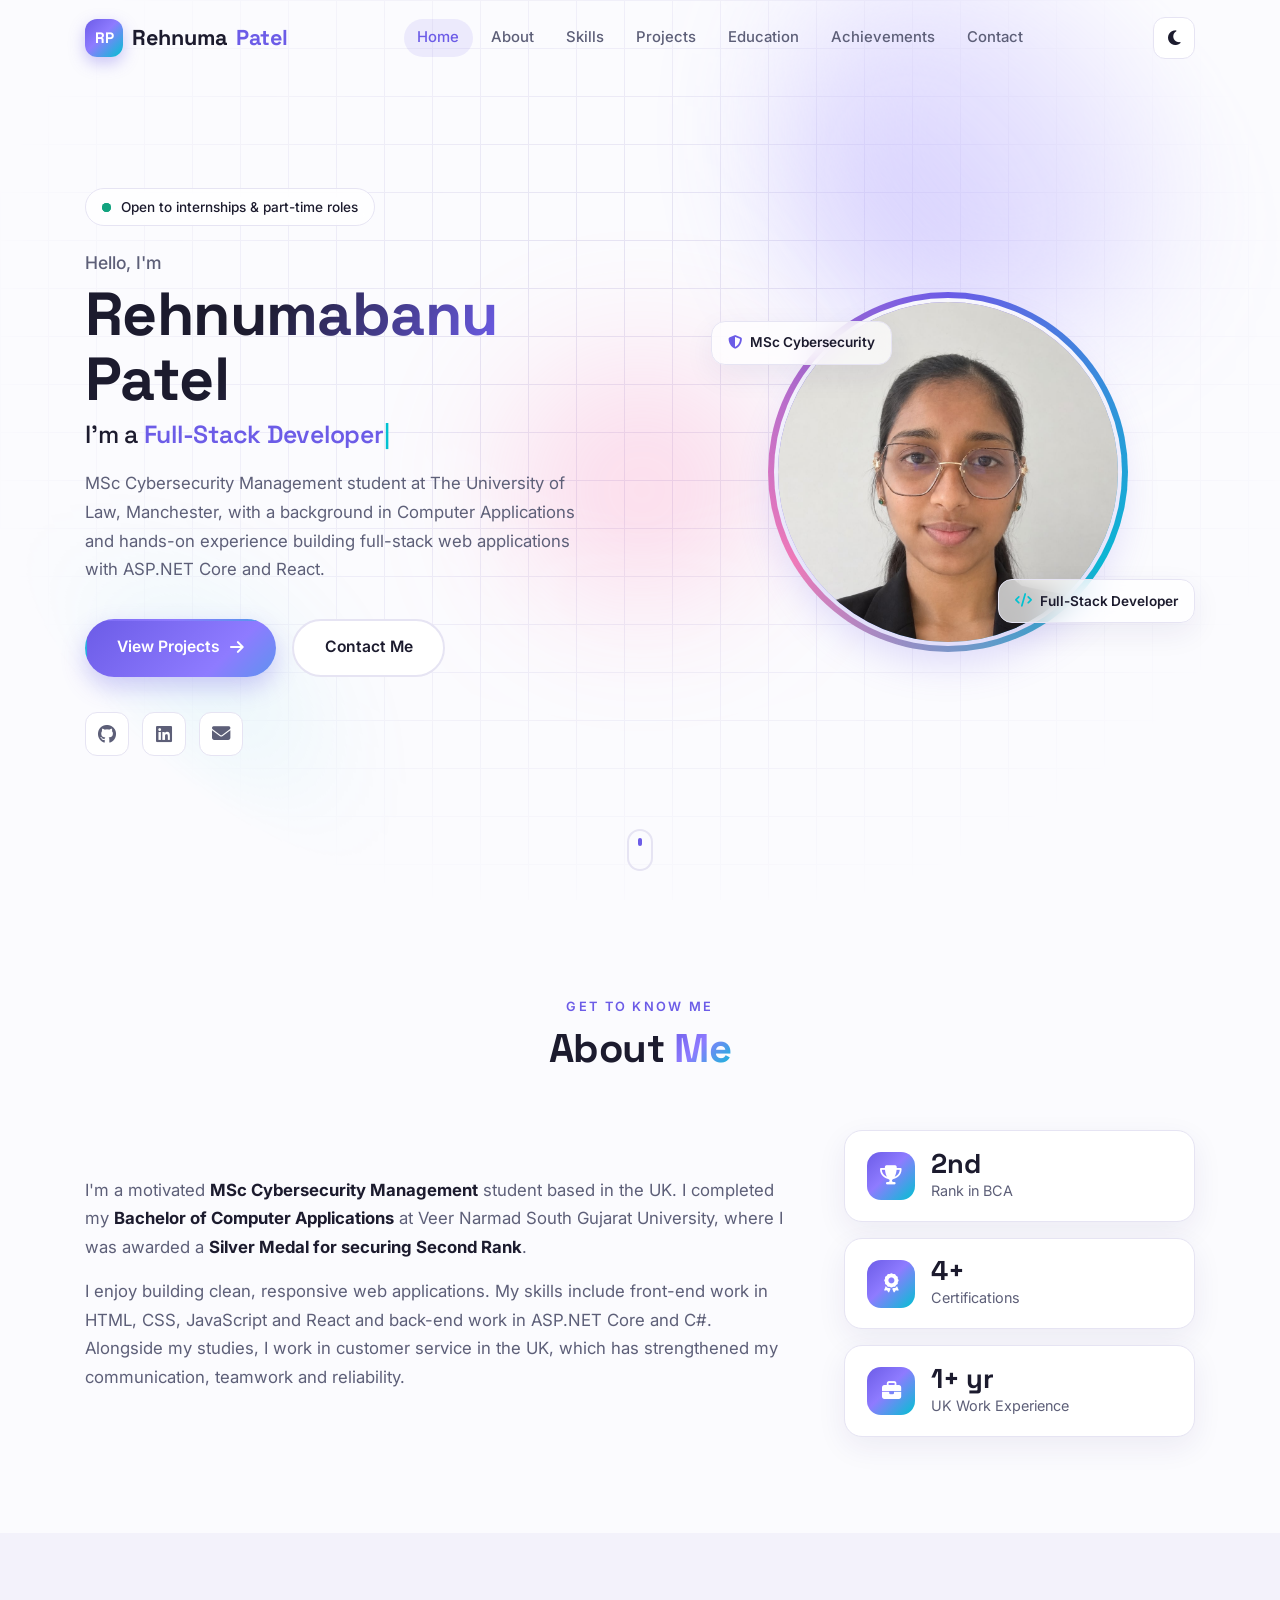
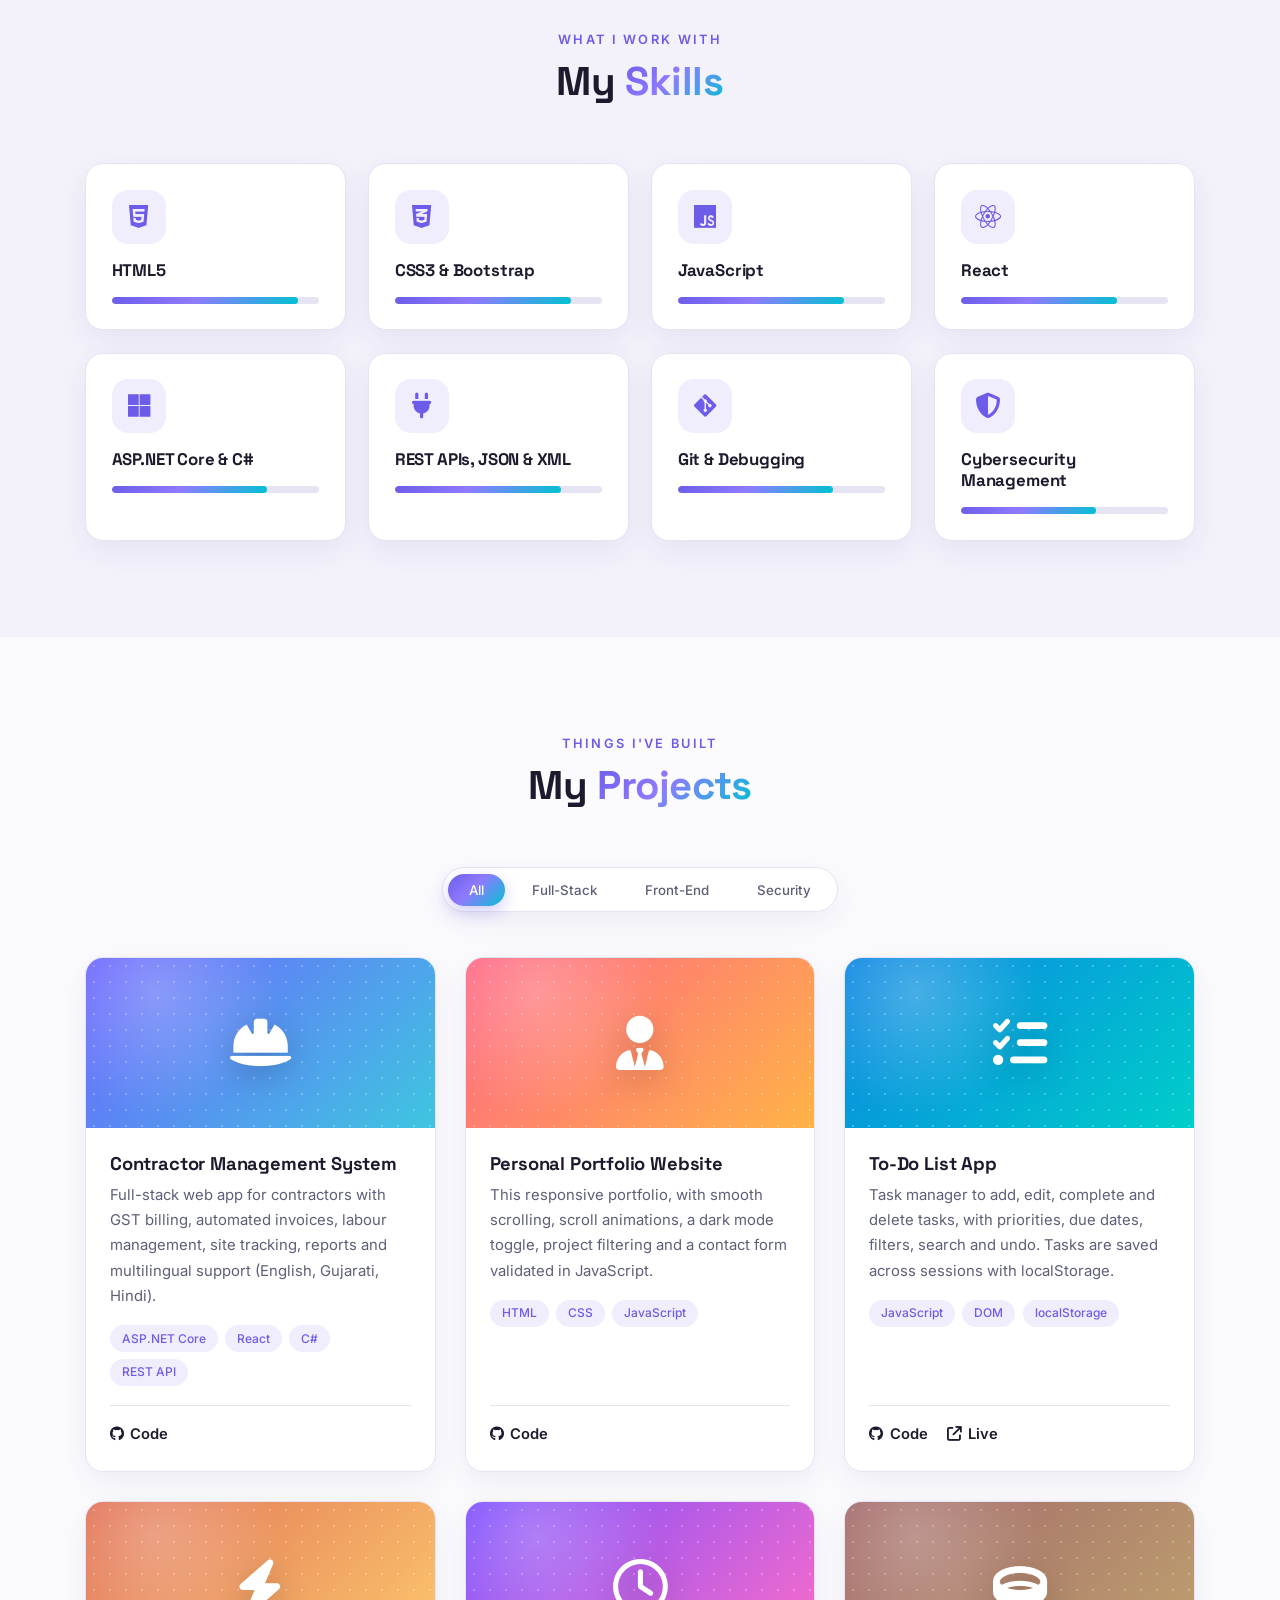
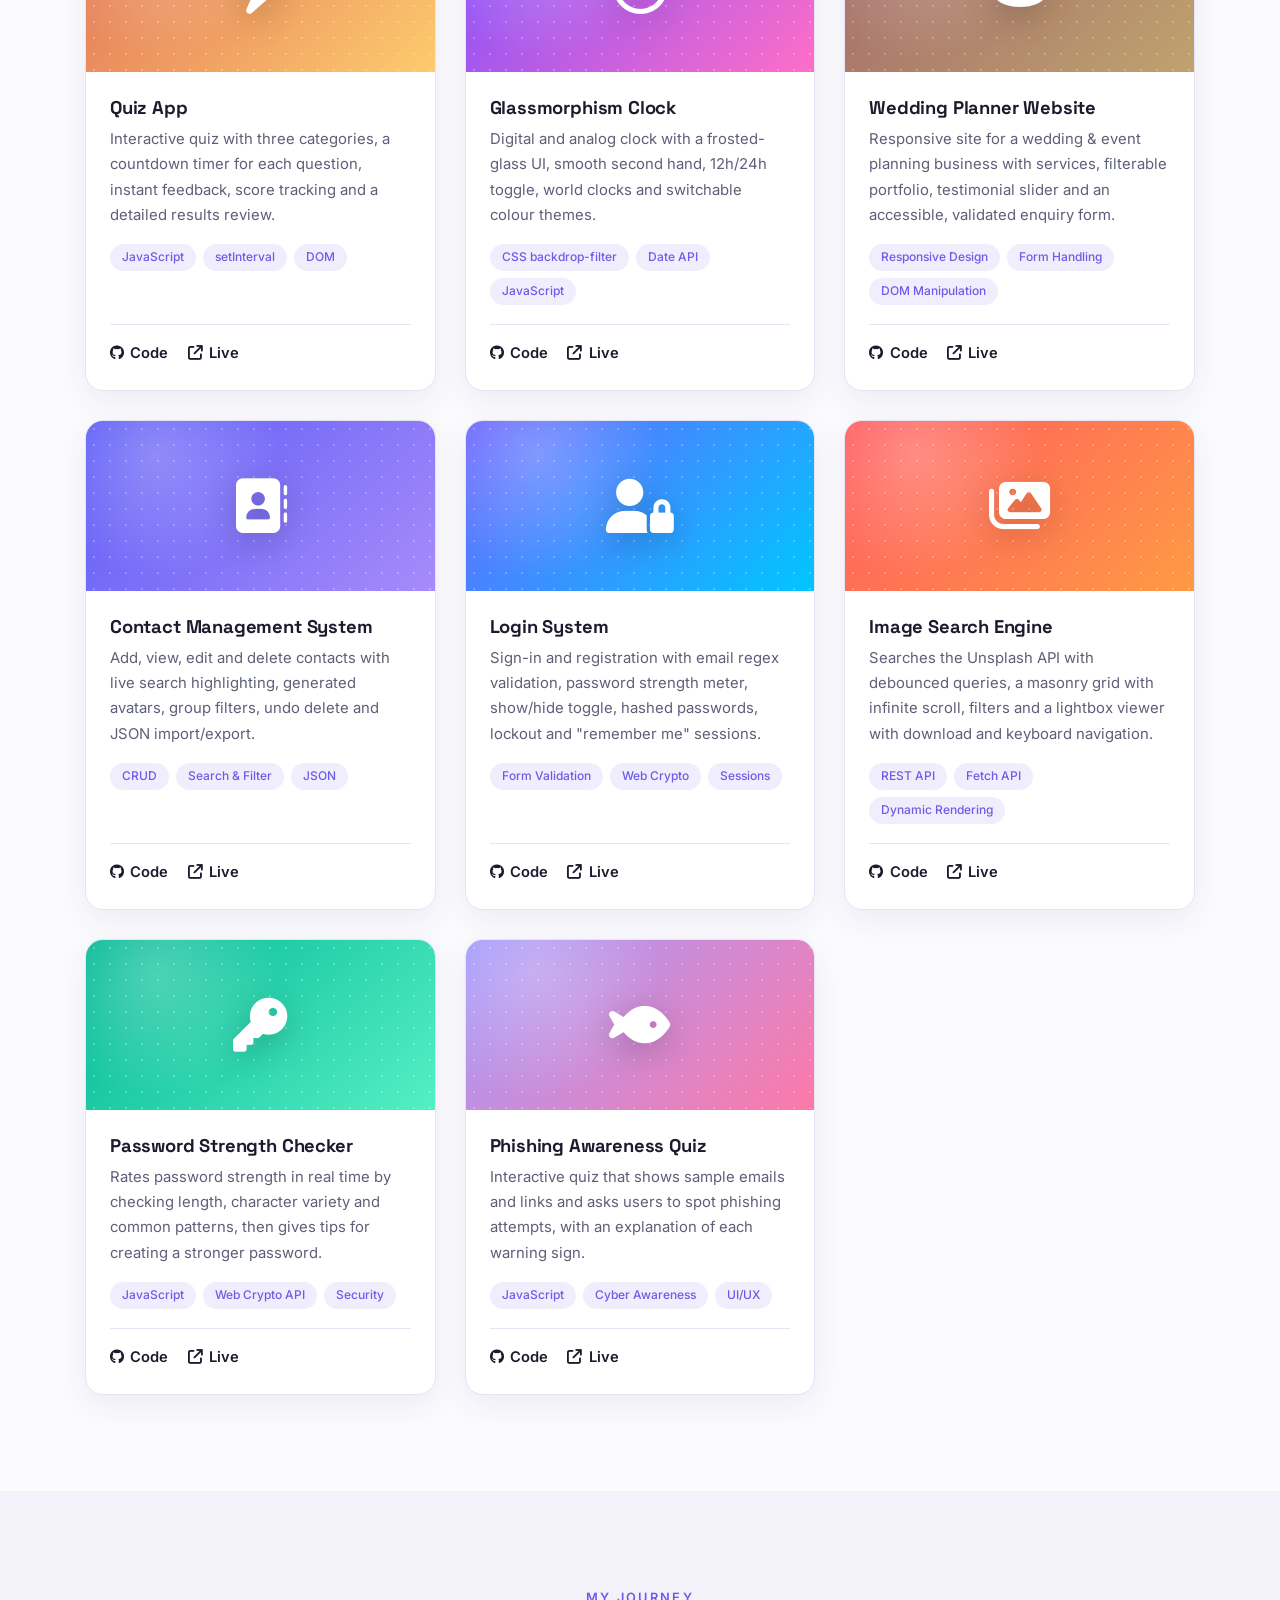
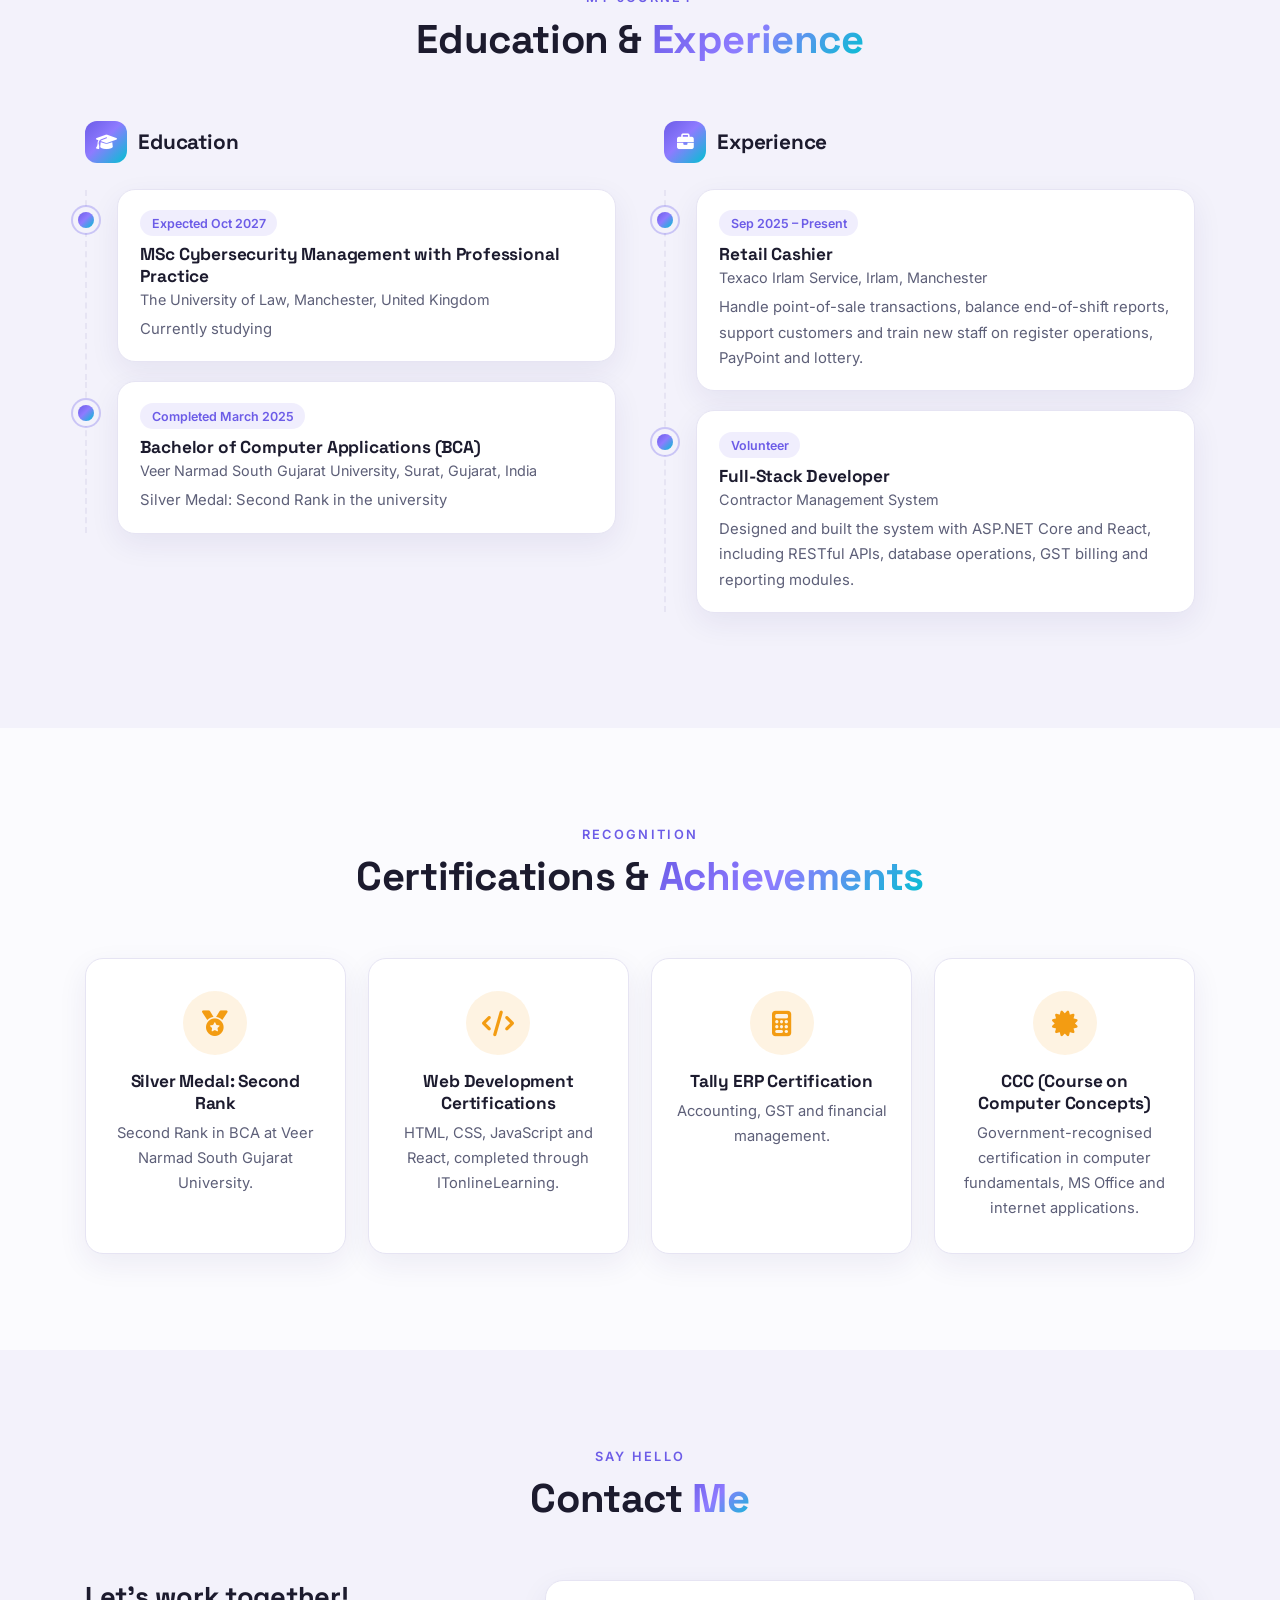
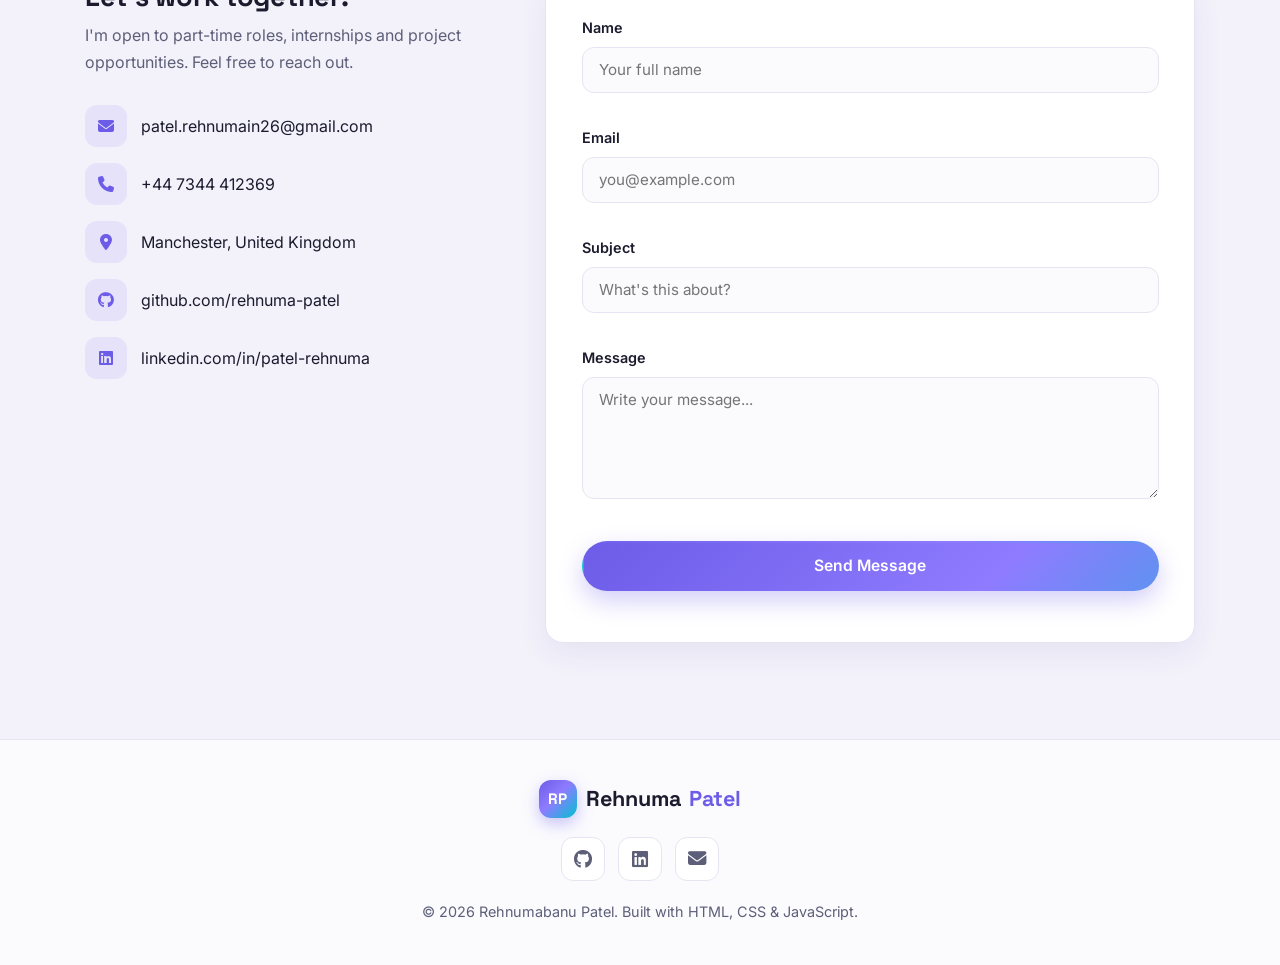
<file: index.html>
<!DOCTYPE html>
<html lang="en">
<head>
  <meta charset="UTF-8" />
  <meta name="viewport" content="width=device-width, initial-scale=1.0" />
  <title>Rehnumabanu Patel | Portfolio</title>
  <meta name="description" content="Portfolio of Rehnumabanu Patel - MSc Cybersecurity Management student and full-stack web developer." />
  <link rel="preconnect" href="https://fonts.googleapis.com" />
  <link href="https://fonts.googleapis.com/css2?family=Inter:wght@400;500;600&family=Space+Grotesk:wght@500;600;700&display=swap" rel="stylesheet" />
  <link rel="stylesheet" href="https://cdnjs.cloudflare.com/ajax/libs/font-awesome/6.5.1/css/all.min.css" />
  <link rel="stylesheet" href="css/style.css" />
</head>
<body>
  <div class="scroll-progress" id="scroll-progress"></div>

  <!-- ===== NAVBAR ===== -->
  <header class="header" id="header">
    <nav class="nav container">
      <a href="#home" class="nav-logo"><span class="logo-mark">RP</span>Rehnuma<span>Patel</span></a>

      <ul class="nav-menu" id="nav-menu">
        <li><a href="#home" class="nav-link active">Home</a></li>
        <li><a href="#about" class="nav-link">About</a></li>
        <li><a href="#skills" class="nav-link">Skills</a></li>
        <li><a href="#projects" class="nav-link">Projects</a></li>
        <li><a href="#education" class="nav-link">Education</a></li>
        <li><a href="#achievements" class="nav-link">Achievements</a></li>
        <li><a href="#contact" class="nav-link">Contact</a></li>
      </ul>

      <div class="nav-actions">
        <button class="theme-toggle" id="theme-toggle" aria-label="Toggle dark mode">
          <i class="fa-solid fa-moon"></i>
        </button>
        <button class="nav-toggle" id="nav-toggle" aria-label="Open menu">
          <i class="fa-solid fa-bars"></i>
        </button>
      </div>
    </nav>
  </header>

  <main>
    <!-- ===== HERO ===== -->
    <section class="hero" id="home">
      <div class="hero-bg" aria-hidden="true">
        <span class="orb orb-1"></span><span class="orb orb-2"></span><span class="orb orb-3"></span>
      </div>
      <div class="container hero-content">
        <div class="hero-text reveal">
          <p class="hero-badge"><span class="pulse"></span> Open to internships &amp; part-time roles</p>
          <p class="hero-greeting">Hello, I'm</p>
          <h1 class="hero-name">Rehnumabanu Patel</h1>
          <h2 class="hero-role">I'm a <span class="typing" id="typing"></span><span class="cursor">|</span></h2>
          <p class="hero-desc">
            MSc Cybersecurity Management student at The University of Law, Manchester,
            with a background in Computer Applications and hands-on experience building
            full-stack web applications with ASP.NET Core and React.
          </p>
          <div class="hero-buttons">
            <a href="#projects" class="btn btn-primary">View Projects <i class="fa-solid fa-arrow-right"></i></a>
            <a href="#contact" class="btn btn-outline">Contact Me</a>
          </div>
          <div class="social-links">
            <a href="https://github.com/rehnuma-patel" target="_blank" rel="noopener" aria-label="GitHub"><i class="fa-brands fa-github"></i></a>
            <a href="https://www.linkedin.com/in/patel-rehnuma-464298315" target="_blank" rel="noopener" aria-label="LinkedIn"><i class="fa-brands fa-linkedin"></i></a>
            <a href="mailto:patel.rehnumain26@gmail.com" aria-label="Email"><i class="fa-solid fa-envelope"></i></a>
          </div>
        </div>
        <div class="hero-image reveal">
          <div class="image-ring">
          <div class="image-blob">
            <img src="assets/profile.jpg" alt="Profile photo of Rehnumabanu Patel"
                 onerror="this.style.display='none'; this.parentElement.classList.add('no-img')" />
            <span class="initials">RP</span>
          </div>
          </div>
          <div class="float-badge badge-top"><i class="fa-solid fa-shield-halved"></i> MSc Cybersecurity</div>
          <div class="float-badge badge-bottom"><i class="fa-solid fa-code"></i> Full-Stack Developer</div>
        </div>
      </div>
      <a href="#about" class="scroll-down" aria-label="Scroll to About"><span></span></a>
    </section>

    <!-- ===== ABOUT ===== -->
    <section class="section" id="about">
      <div class="container">
        <p class="section-eyebrow reveal">Get to know me</p>
        <h2 class="section-title reveal">About <span>Me</span></h2>
        <div class="about-content">
          <div class="about-text reveal">
            <p>
              I'm a motivated <strong>MSc Cybersecurity Management</strong> student based in the UK.
              I completed my <strong>Bachelor of Computer Applications</strong> at Veer Narmad South
              Gujarat University, where I was awarded a <strong>Silver Medal for securing Second Rank</strong>.
            </p>
            <p>
              I enjoy building clean, responsive web applications. My skills include front-end work
              in HTML, CSS, JavaScript and React and back-end work in ASP.NET Core and C#.
              Alongside my studies, I work in customer service in the UK, which has strengthened my
              communication, teamwork and reliability.
            </p>
          </div>
          <div class="about-stats reveal">
            <div class="stat"><i class="fa-solid fa-trophy"></i><h3><span class="count" data-target="2">2</span>nd</h3><p>Rank in BCA</p></div>
            <div class="stat"><i class="fa-solid fa-award"></i><h3><span class="count" data-target="4">4</span>+</h3><p>Certifications</p></div>
            <div class="stat"><i class="fa-solid fa-briefcase"></i><h3><span class="count" data-target="1">1</span>+ yr</h3><p>UK Work Experience</p></div>
          </div>
        </div>
      </div>
    </section>

    <!-- ===== SKILLS ===== -->
    <section class="section section-alt" id="skills">
      <div class="container">
        <p class="section-eyebrow reveal">What I work with</p>
        <h2 class="section-title reveal">My <span>Skills</span></h2>
        <div class="skills-grid">
          <div class="skill-card reveal"><span class="skill-icon"><i class="fa-brands fa-html5"></i></span><h3>HTML5</h3>
            <div class="bar"><div class="bar-fill" data-width="90%"></div></div></div>
          <div class="skill-card reveal"><span class="skill-icon"><i class="fa-brands fa-css3-alt"></i></span><h3>CSS3 &amp; Bootstrap</h3>
            <div class="bar"><div class="bar-fill" data-width="85%"></div></div></div>
          <div class="skill-card reveal"><span class="skill-icon"><i class="fa-brands fa-js"></i></span><h3>JavaScript</h3>
            <div class="bar"><div class="bar-fill" data-width="80%"></div></div></div>
          <div class="skill-card reveal"><span class="skill-icon"><i class="fa-brands fa-react"></i></span><h3>React</h3>
            <div class="bar"><div class="bar-fill" data-width="75%"></div></div></div>
          <div class="skill-card reveal"><span class="skill-icon"><i class="fa-brands fa-microsoft"></i></span><h3>ASP.NET Core &amp; C#</h3>
            <div class="bar"><div class="bar-fill" data-width="75%"></div></div></div>
          <div class="skill-card reveal"><span class="skill-icon"><i class="fa-solid fa-plug"></i></span><h3>REST APIs, JSON &amp; XML</h3>
            <div class="bar"><div class="bar-fill" data-width="80%"></div></div></div>
          <div class="skill-card reveal"><span class="skill-icon"><i class="fa-brands fa-git-alt"></i></span><h3>Git &amp; Debugging</h3>
            <div class="bar"><div class="bar-fill" data-width="75%"></div></div></div>
          <div class="skill-card reveal"><span class="skill-icon"><i class="fa-solid fa-shield-halved"></i></span><h3>Cybersecurity Management</h3>
            <div class="bar"><div class="bar-fill" data-width="65%"></div></div></div>
        </div>
      </div>
    </section>

    <!-- ===== PROJECTS ===== -->
    <section class="section" id="projects">
      <div class="container">
        <p class="section-eyebrow reveal">Things I've built</p>
        <h2 class="section-title reveal">My <span>Projects</span></h2>

        <div class="filter-buttons reveal">
          <button class="filter-btn active" data-filter="all">All</button>
          <button class="filter-btn" data-filter="fullstack">Full-Stack</button>
          <button class="filter-btn" data-filter="frontend">Front-End</button>
          <button class="filter-btn" data-filter="security">Security</button>
        </div>

        <div class="projects-grid">
          <article class="project-card reveal" data-category="fullstack">
            <div class="project-thumb" style="--c1:#6c63ff;--c2:#3ec6e0"><i class="fa-solid fa-helmet-safety"></i></div>
            <div class="project-body">
              <h3>Contractor Management System</h3>
              <p>
                Full-stack web app for contractors with GST billing, automated invoices,
                labour management, site tracking, reports and multilingual support
                (English, Gujarati, Hindi).
              </p>
              <div class="tags"><span>ASP.NET Core</span><span>React</span><span>C#</span><span>REST API</span></div>
              <div class="project-links">
                <a href="https://github.com/rehnuma-patel" target="_blank" rel="noopener"><i class="fa-brands fa-github"></i> Code</a>
              </div>
            </div>
          </article>

          <article class="project-card reveal" data-category="frontend">
            <div class="project-thumb" style="--c1:#ff6584;--c2:#ffb347"><i class="fa-solid fa-user-tie"></i></div>
            <div class="project-body">
              <h3>Personal Portfolio Website</h3>
              <p>
                This responsive portfolio, with smooth scrolling, scroll animations, a dark mode
                toggle, project filtering and a contact form validated in JavaScript.
              </p>
              <div class="tags"><span>HTML</span><span>CSS</span><span>JavaScript</span></div>
              <div class="project-links">
                <a href="https://github.com/rehnuma-patel/internship-portfolio" target="_blank" rel="noopener"><i class="fa-brands fa-github"></i> Code</a>
              </div>
            </div>
          </article>

          <article class="project-card reveal" data-category="frontend">
            <div class="project-thumb" style="--c1:#0984e3;--c2:#00cec9"><i class="fa-solid fa-list-check"></i></div>
            <div class="project-body">
              <h3>To-Do List App</h3>
              <p>
                Task manager to add, edit, complete and delete tasks, with priorities, due dates,
                filters, search and undo. Tasks are saved across sessions with localStorage.
              </p>
              <div class="tags"><span>JavaScript</span><span>DOM</span><span>localStorage</span></div>
              <div class="project-links">
                <a href="https://github.com/rehnuma-patel/todo-list-app" target="_blank" rel="noopener"><i class="fa-brands fa-github"></i> Code</a>
                <a href="https://rehnuma-patel.github.io/todo-list-app/" target="_blank" rel="noopener"><i class="fa-solid fa-arrow-up-right-from-square"></i> Live</a>
              </div>
            </div>
          </article>

          <article class="project-card reveal" data-category="frontend">
            <div class="project-thumb" style="--c1:#e17055;--c2:#fdcb6e"><i class="fa-solid fa-bolt"></i></div>
            <div class="project-body">
              <h3>Quiz App</h3>
              <p>
                Interactive quiz with three categories, a countdown timer for each question,
                instant feedback, score tracking and a detailed results review.
              </p>
              <div class="tags"><span>JavaScript</span><span>setInterval</span><span>DOM</span></div>
              <div class="project-links">
                <a href="https://github.com/rehnuma-patel/quiz-app" target="_blank" rel="noopener"><i class="fa-brands fa-github"></i> Code</a>
                <a href="https://rehnuma-patel.github.io/quiz-app/" target="_blank" rel="noopener"><i class="fa-solid fa-arrow-up-right-from-square"></i> Live</a>
              </div>
            </div>
          </article>

          <article class="project-card reveal" data-category="frontend">
            <div class="project-thumb" style="--c1:#7c4dff;--c2:#ff6ec7"><i class="fa-regular fa-clock"></i></div>
            <div class="project-body">
              <h3>Glassmorphism Clock</h3>
              <p>
                Digital and analog clock with a frosted-glass UI, smooth second hand,
                12h/24h toggle, world clocks and switchable colour themes.
              </p>
              <div class="tags"><span>CSS backdrop-filter</span><span>Date API</span><span>JavaScript</span></div>
              <div class="project-links">
                <a href="https://github.com/rehnuma-patel/glassmorphism-clock" target="_blank" rel="noopener"><i class="fa-brands fa-github"></i> Code</a>
                <a href="https://rehnuma-patel.github.io/glassmorphism-clock/" target="_blank" rel="noopener"><i class="fa-solid fa-arrow-up-right-from-square"></i> Live</a>
              </div>
            </div>
          </article>

          <article class="project-card reveal" data-category="frontend">
            <div class="project-thumb" style="--c1:#a26769;--c2:#bfa36f"><i class="fa-solid fa-ring"></i></div>
            <div class="project-body">
              <h3>Wedding Planner Website</h3>
              <p>
                Responsive site for a wedding &amp; event planning business with services, filterable
                portfolio, testimonial slider and an accessible, validated enquiry form.
              </p>
              <div class="tags"><span>Responsive Design</span><span>Form Handling</span><span>DOM Manipulation</span></div>
              <div class="project-links">
                <a href="https://github.com/rehnuma-patel/wedding-planner-website" target="_blank" rel="noopener"><i class="fa-brands fa-github"></i> Code</a>
                <a href="https://rehnuma-patel.github.io/wedding-planner-website/" target="_blank" rel="noopener"><i class="fa-solid fa-arrow-up-right-from-square"></i> Live</a>
              </div>
            </div>
          </article>

          <article class="project-card reveal" data-category="frontend">
            <div class="project-thumb" style="--c1:#5b5bf7;--c2:#a78bfa"><i class="fa-solid fa-address-book"></i></div>
            <div class="project-body">
              <h3>Contact Management System</h3>
              <p>
                Add, view, edit and delete contacts with live search highlighting, generated avatars,
                group filters, undo delete and JSON import/export.
              </p>
              <div class="tags"><span>CRUD</span><span>Search &amp; Filter</span><span>JSON</span></div>
              <div class="project-links">
                <a href="https://github.com/rehnuma-patel/contact-management-system" target="_blank" rel="noopener"><i class="fa-brands fa-github"></i> Code</a>
                <a href="https://rehnuma-patel.github.io/contact-management-system/" target="_blank" rel="noopener"><i class="fa-solid fa-arrow-up-right-from-square"></i> Live</a>
              </div>
            </div>
          </article>

          <article class="project-card reveal" data-category="security">
            <div class="project-thumb" style="--c1:#6c63ff;--c2:#00c6ff"><i class="fa-solid fa-user-lock"></i></div>
            <div class="project-body">
              <h3>Login System</h3>
              <p>
                Sign-in and registration with email regex validation, password strength meter,
                show/hide toggle, hashed passwords, lockout and "remember me" sessions.
              </p>
              <div class="tags"><span>Form Validation</span><span>Web Crypto</span><span>Sessions</span></div>
              <div class="project-links">
                <a href="https://github.com/rehnuma-patel/login-system" target="_blank" rel="noopener"><i class="fa-brands fa-github"></i> Code</a>
                <a href="https://rehnuma-patel.github.io/login-system/" target="_blank" rel="noopener"><i class="fa-solid fa-arrow-up-right-from-square"></i> Live</a>
              </div>
            </div>
          </article>

          <article class="project-card reveal" data-category="frontend">
            <div class="project-thumb" style="--c1:#ff5a5f;--c2:#ff9a44"><i class="fa-solid fa-images"></i></div>
            <div class="project-body">
              <h3>Image Search Engine</h3>
              <p>
                Searches the Unsplash API with debounced queries, a masonry grid with infinite scroll,
                filters and a lightbox viewer with download and keyboard navigation.
              </p>
              <div class="tags"><span>REST API</span><span>Fetch API</span><span>Dynamic Rendering</span></div>
              <div class="project-links">
                <a href="https://github.com/rehnuma-patel/image-search-engine" target="_blank" rel="noopener"><i class="fa-brands fa-github"></i> Code</a>
                <a href="https://rehnuma-patel.github.io/image-search-engine/" target="_blank" rel="noopener"><i class="fa-solid fa-arrow-up-right-from-square"></i> Live</a>
              </div>
            </div>
          </article>

          <article class="project-card reveal" data-category="security">
            <div class="project-thumb" style="--c1:#00b894;--c2:#55efc4"><i class="fa-solid fa-key"></i></div>
            <div class="project-body">
              <h3>Password Strength Checker</h3>
              <p>
                Rates password strength in real time by checking length, character variety and
                common patterns, then gives tips for creating a stronger password.
              </p>
              <div class="tags"><span>JavaScript</span><span>Web Crypto API</span><span>Security</span></div>
              <div class="project-links">
                <a href="https://github.com/rehnuma-patel/internship-portfolio/tree/main/projects/password-checker" target="_blank" rel="noopener"><i class="fa-brands fa-github"></i> Code</a>
                <a href="projects/password-checker/index.html"><i class="fa-solid fa-arrow-up-right-from-square"></i> Live</a>
              </div>
            </div>
          </article>

          <article class="project-card reveal" data-category="security">
            <div class="project-thumb" style="--c1:#a29bfe;--c2:#fd79a8"><i class="fa-solid fa-fish"></i></div>
            <div class="project-body">
              <h3>Phishing Awareness Quiz</h3>
              <p>
                Interactive quiz that shows sample emails and links and asks users to spot phishing
                attempts, with an explanation of each warning sign.
              </p>
              <div class="tags"><span>JavaScript</span><span>Cyber Awareness</span><span>UI/UX</span></div>
              <div class="project-links">
                <a href="https://github.com/rehnuma-patel/internship-portfolio/tree/main/projects/phishing-quiz" target="_blank" rel="noopener"><i class="fa-brands fa-github"></i> Code</a>
                <a href="projects/phishing-quiz/index.html"><i class="fa-solid fa-arrow-up-right-from-square"></i> Live</a>
              </div>
            </div>
          </article>
        </div>
      </div>
    </section>

    <!-- ===== EDUCATION & EXPERIENCE ===== -->
    <section class="section section-alt" id="education">
      <div class="container">
        <p class="section-eyebrow reveal">My journey</p>
        <h2 class="section-title reveal">Education &amp; <span>Experience</span></h2>
        <div class="timeline-wrapper">
          <div class="timeline">
            <h3 class="timeline-heading reveal"><i class="fa-solid fa-graduation-cap"></i> Education</h3>
            <div class="timeline-item reveal">
              <span class="timeline-date">Expected Oct 2027</span>
              <h4>MSc Cybersecurity Management with Professional Practice</h4>
              <p class="timeline-place">The University of Law, Manchester, United Kingdom</p>
              <p>Currently studying</p>
            </div>
            <div class="timeline-item reveal">
              <span class="timeline-date">Completed March 2025</span>
              <h4>Bachelor of Computer Applications (BCA)</h4>
              <p class="timeline-place">Veer Narmad South Gujarat University, Surat, Gujarat, India</p>
              <p>Silver Medal: Second Rank in the university</p>
            </div>
          </div>

          <div class="timeline">
            <h3 class="timeline-heading reveal"><i class="fa-solid fa-briefcase"></i> Experience</h3>
            <div class="timeline-item reveal">
              <span class="timeline-date">Sep 2025 – Present</span>
              <h4>Retail Cashier</h4>
              <p class="timeline-place">Texaco Irlam Service, Irlam, Manchester</p>
              <p>
                Handle point-of-sale transactions, balance end-of-shift reports, support customers
                and train new staff on register operations, PayPoint and lottery.
              </p>
            </div>
            <div class="timeline-item reveal">
              <span class="timeline-date">Volunteer</span>
              <h4>Full-Stack Developer</h4>
              <p class="timeline-place">Contractor Management System</p>
              <p>
                Designed and built the system with ASP.NET Core and React, including RESTful APIs,
                database operations, GST billing and reporting modules.
              </p>
            </div>
          </div>
        </div>
      </div>
    </section>

    <!-- ===== ACHIEVEMENTS ===== -->
    <section class="section" id="achievements">
      <div class="container">
        <p class="section-eyebrow reveal">Recognition</p>
        <h2 class="section-title reveal">Certifications &amp; <span>Achievements</span></h2>
        <div class="achievements-grid">
          <div class="achievement-card reveal">
            <i class="fa-solid fa-medal"></i>
            <h3>Silver Medal: Second Rank</h3>
            <p>Second Rank in BCA at Veer Narmad South Gujarat University.</p>
          </div>
          <div class="achievement-card reveal">
            <i class="fa-solid fa-code"></i>
            <h3>Web Development Certifications</h3>
            <p>HTML, CSS, JavaScript and React, completed through ITonlineLearning.</p>
          </div>
          <div class="achievement-card reveal">
            <i class="fa-solid fa-calculator"></i>
            <h3>Tally ERP Certification</h3>
            <p>Accounting, GST and financial management.</p>
          </div>
          <div class="achievement-card reveal">
            <i class="fa-solid fa-certificate"></i>
            <h3>CCC (Course on Computer Concepts)</h3>
            <p>Government-recognised certification in computer fundamentals, MS Office and internet applications.</p>
          </div>
        </div>
      </div>
    </section>

    <!-- ===== CONTACT ===== -->
    <section class="section section-alt" id="contact">
      <div class="container">
        <p class="section-eyebrow reveal">Say hello</p>
        <h2 class="section-title reveal">Contact <span>Me</span></h2>
        <div class="contact-wrapper">
          <div class="contact-info reveal">
            <h3>Let's work together!</h3>
            <p>I'm open to part-time roles, internships and project opportunities. Feel free to reach out.</p>
            <ul>
              <li><i class="fa-solid fa-envelope"></i> <a href="mailto:patel.rehnumain26@gmail.com">patel.rehnumain26@gmail.com</a></li>
              <li><i class="fa-solid fa-phone"></i> <a href="tel:+447344412369">+44 7344 412369</a></li>
              <li><i class="fa-solid fa-location-dot"></i> Manchester, United Kingdom</li>
              <li><i class="fa-brands fa-github"></i> <a href="https://github.com/rehnuma-patel" target="_blank" rel="noopener">github.com/rehnuma-patel</a></li>
              <li><i class="fa-brands fa-linkedin"></i> <a href="https://www.linkedin.com/in/patel-rehnuma-464298315" target="_blank" rel="noopener">linkedin.com/in/patel-rehnuma</a></li>
            </ul>
          </div>

          <form class="contact-form reveal" id="contact-form" novalidate>
            <div class="form-group">
              <label for="name">Name</label>
              <input type="text" id="name" name="name" placeholder="Your full name" />
              <small class="error"></small>
            </div>
            <div class="form-group">
              <label for="email">Email</label>
              <input type="email" id="email" name="email" placeholder="you@example.com" />
              <small class="error"></small>
            </div>
            <div class="form-group">
              <label for="subject">Subject</label>
              <input type="text" id="subject" name="subject" placeholder="What's this about?" />
              <small class="error"></small>
            </div>
            <div class="form-group">
              <label for="message">Message</label>
              <textarea id="message" name="message" rows="5" placeholder="Write your message..."></textarea>
              <small class="error"></small>
            </div>
            <button type="submit" class="btn btn-primary btn-full">Send Message</button>
            <p class="form-success" id="form-success" role="status"></p>
          </form>
        </div>
      </div>
    </section>
  </main>

  <!-- ===== FOOTER ===== -->
  <footer class="footer">
    <div class="container footer-content">
      <a href="#home" class="nav-logo"><span class="logo-mark">RP</span>Rehnuma<span>Patel</span></a>
      <div class="social-links">
        <a href="https://github.com/rehnuma-patel" target="_blank" rel="noopener" aria-label="GitHub"><i class="fa-brands fa-github"></i></a>
        <a href="https://www.linkedin.com/in/patel-rehnuma-464298315" target="_blank" rel="noopener" aria-label="LinkedIn"><i class="fa-brands fa-linkedin"></i></a>
        <a href="mailto:patel.rehnumain26@gmail.com" aria-label="Email"><i class="fa-solid fa-envelope"></i></a>
      </div>
      <p>&copy; <span id="year"></span> Rehnumabanu Patel. Built with HTML, CSS &amp; JavaScript.</p>
    </div>
  </footer>

  <button class="back-to-top" id="back-to-top" aria-label="Back to top">
    <i class="fa-solid fa-arrow-up"></i>
  </button>

  <script src="js/script.js"></script>
</body>
</html>
</file>
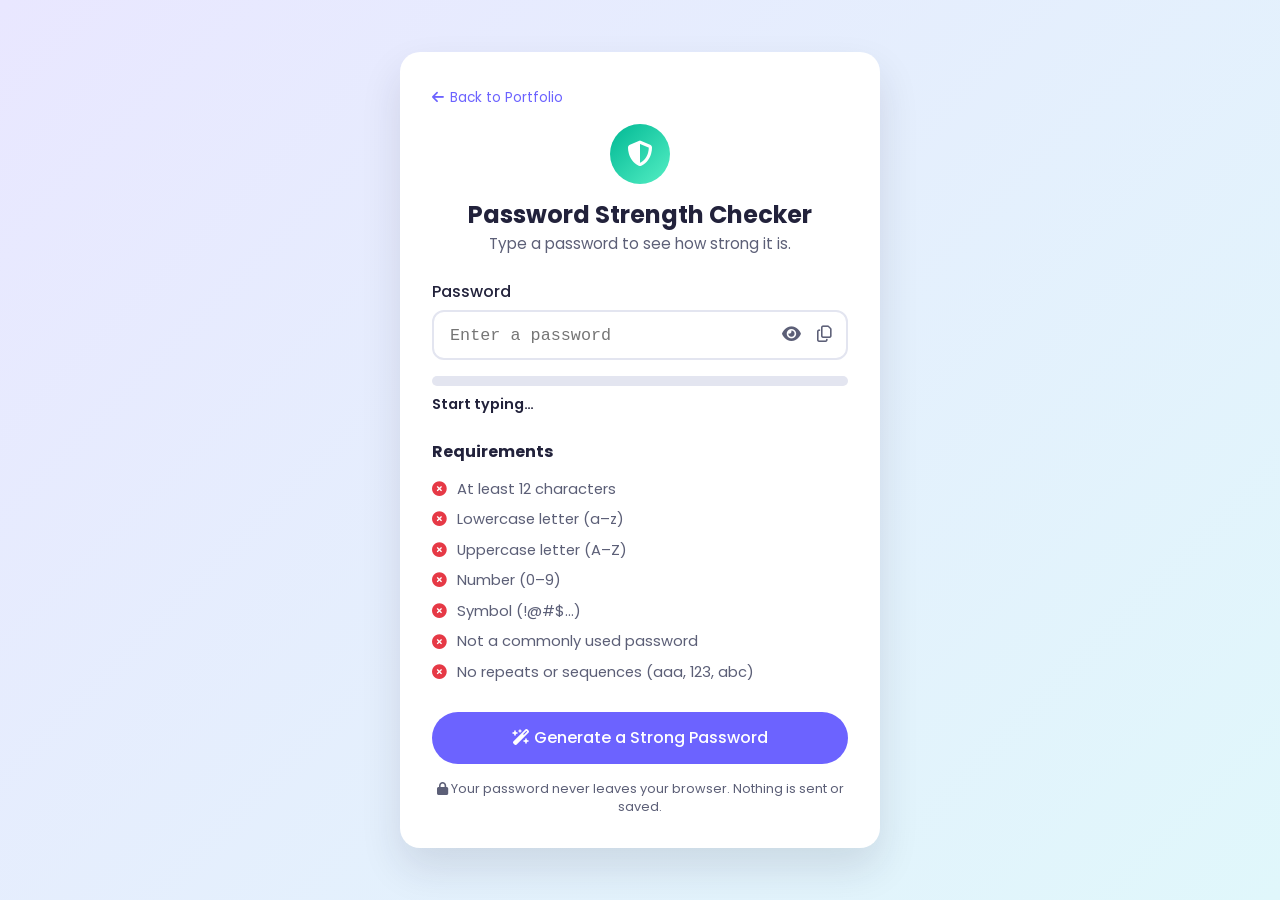
<file: projects/password-checker/index.html>
<!DOCTYPE html>
<html lang="en">
<head>
  <meta charset="UTF-8" />
  <meta name="viewport" content="width=device-width, initial-scale=1.0" />
  <title>Password Strength Checker | Rehnumabanu Patel</title>
  <meta name="description" content="Check how strong your password is in real time. Everything runs in your browser." />
  <link href="https://fonts.googleapis.com/css2?family=Poppins:wght@400;500;600;700&display=swap" rel="stylesheet" />
  <link rel="stylesheet" href="https://cdnjs.cloudflare.com/ajax/libs/font-awesome/6.5.1/css/all.min.css" />
  <link rel="stylesheet" href="style.css" />
</head>
<body>
  <main class="card">
    <a href="../../index.html#projects" class="back"><i class="fa-solid fa-arrow-left"></i> Back to Portfolio</a>

    <header class="card-header">
      <div class="logo"><i class="fa-solid fa-shield-halved"></i></div>
      <h1>Password Strength Checker</h1>
      <p class="subtitle">Type a password to see how strong it is.</p>
    </header>

    <label for="password" class="label">Password</label>
    <div class="input-wrap">
      <input type="password" id="password" placeholder="Enter a password" autocomplete="off" spellcheck="false" />
      <button type="button" class="icon-btn" id="toggle" aria-label="Show password"><i class="fa-solid fa-eye"></i></button>
      <button type="button" class="icon-btn" id="copy" aria-label="Copy password"><i class="fa-regular fa-copy"></i></button>
    </div>

    <div class="meter" aria-hidden="true">
      <div class="meter-fill" id="meter-fill"></div>
    </div>
    <div class="result">
      <span id="strength-label" class="strength-label">Start typing…</span>
      <span id="crack-time" class="crack-time"></span>
    </div>

    <h2 class="section-heading">Requirements</h2>
    <ul class="checklist" id="checklist">
      <li data-rule="length"><i class="fa-solid fa-circle-xmark"></i> At least 12 characters</li>
      <li data-rule="lower"><i class="fa-solid fa-circle-xmark"></i> Lowercase letter (a–z)</li>
      <li data-rule="upper"><i class="fa-solid fa-circle-xmark"></i> Uppercase letter (A–Z)</li>
      <li data-rule="number"><i class="fa-solid fa-circle-xmark"></i> Number (0–9)</li>
      <li data-rule="symbol"><i class="fa-solid fa-circle-xmark"></i> Symbol (!@#$…)</li>
      <li data-rule="common"><i class="fa-solid fa-circle-xmark"></i> Not a commonly used password</li>
      <li data-rule="pattern"><i class="fa-solid fa-circle-xmark"></i> No repeats or sequences (aaa, 123, abc)</li>
    </ul>

    <div class="tips" id="tips" hidden>
      <h2 class="section-heading"><i class="fa-solid fa-lightbulb"></i> Tips</h2>
      <ul id="tips-list"></ul>
    </div>

    <button type="button" class="btn" id="generate"><i class="fa-solid fa-wand-magic-sparkles"></i> Generate a Strong Password</button>

    <p class="privacy"><i class="fa-solid fa-lock"></i> Your password never leaves your browser. Nothing is sent or saved.</p>
  </main>

  <script src="script.js"></script>
</body>
</html>
</file>
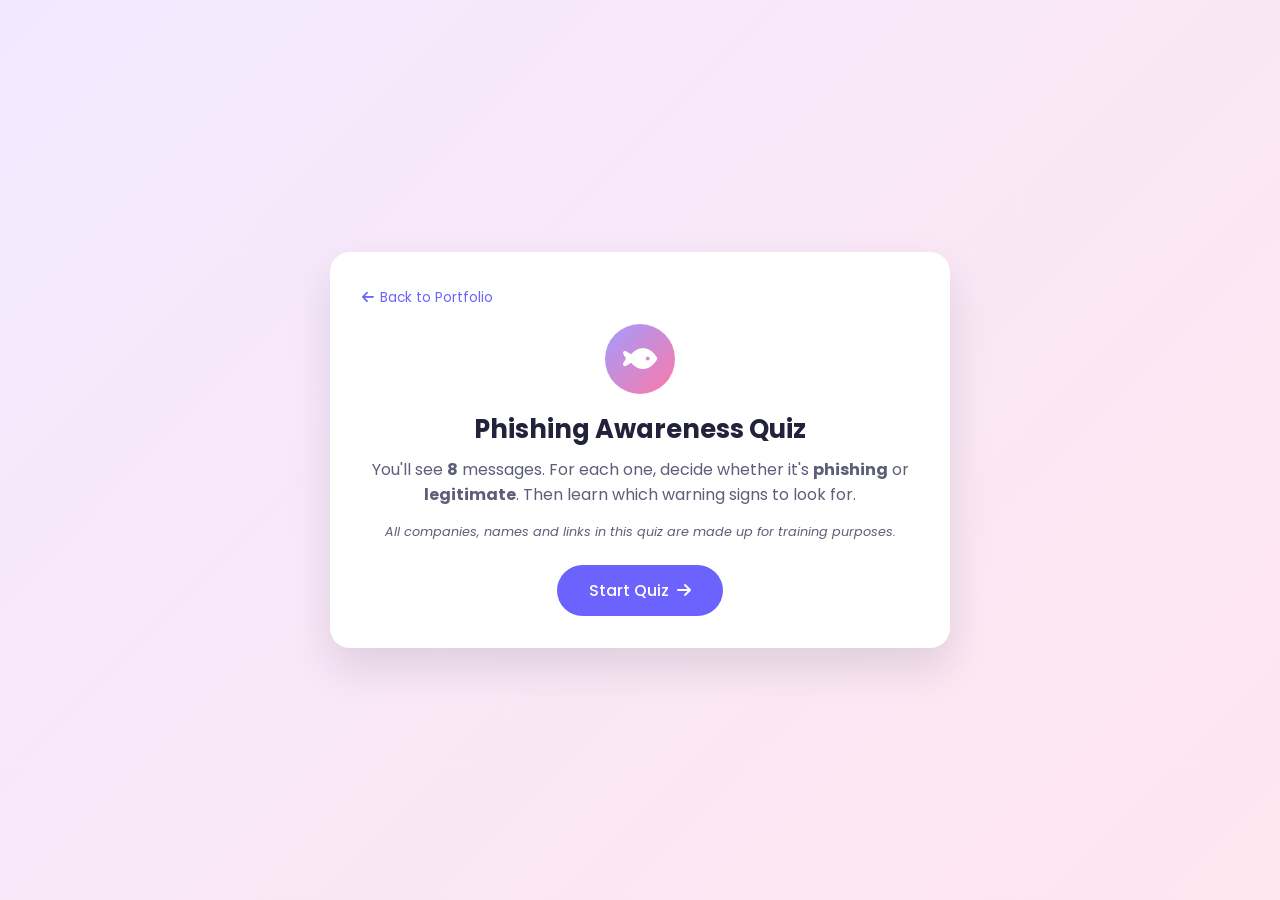
<file: projects/phishing-quiz/index.html>
<!DOCTYPE html>
<html lang="en">
<head>
  <meta charset="UTF-8" />
  <meta name="viewport" content="width=device-width, initial-scale=1.0" />
  <title>Phishing Awareness Quiz | Rehnumabanu Patel</title>
  <meta name="description" content="Can you spot a phishing email? Test yourself with this interactive quiz." />
  <link href="https://fonts.googleapis.com/css2?family=Poppins:wght@400;500;600;700&display=swap" rel="stylesheet" />
  <link rel="stylesheet" href="https://cdnjs.cloudflare.com/ajax/libs/font-awesome/6.5.1/css/all.min.css" />
  <link rel="stylesheet" href="style.css" />
</head>
<body>
  <main class="app">
    <a href="../../index.html#projects" class="back"><i class="fa-solid fa-arrow-left"></i> Back to Portfolio</a>

    <!-- START SCREEN -->
    <section class="screen" id="start-screen">
      <div class="logo"><i class="fa-solid fa-fish"></i></div>
      <h1>Phishing Awareness Quiz</h1>
      <p class="subtitle">
        You'll see <strong id="total-count">8</strong> messages. For each one, decide whether it's
        <strong>phishing</strong> or <strong>legitimate</strong>. Then learn which warning signs to look for.
      </p>
      <p class="note">All companies, names and links in this quiz are made up for training purposes.</p>
      <button class="btn" id="start-btn">Start Quiz <i class="fa-solid fa-arrow-right"></i></button>
    </section>

    <!-- QUESTION SCREEN -->
    <section class="screen" id="quiz-screen" hidden>
      <div class="progress-info">
        <span id="question-count">Question 1 of 8</span>
        <span>Score: <strong id="score">0</strong></span>
      </div>
      <div class="progress"><div class="progress-fill" id="progress-fill"></div></div>

      <article class="email">
        <div class="email-row"><span class="email-key">From:</span> <span id="email-from"></span></div>
        <div class="email-row"><span class="email-key">Subject:</span> <strong id="email-subject"></strong></div>
        <div class="email-body" id="email-body"></div>
      </article>

      <div class="answers">
        <button class="answer phishing" data-answer="phishing"><i class="fa-solid fa-triangle-exclamation"></i> Phishing</button>
        <button class="answer legit" data-answer="legit"><i class="fa-solid fa-circle-check"></i> Legitimate</button>
      </div>

      <div class="feedback" id="feedback" hidden>
        <h3 id="feedback-title"></h3>
        <ul id="feedback-list"></ul>
        <button class="btn" id="next-btn">Next <i class="fa-solid fa-arrow-right"></i></button>
      </div>
    </section>

    <!-- RESULT SCREEN -->
    <section class="screen" id="result-screen" hidden>
      <div class="logo" id="result-icon"><i class="fa-solid fa-trophy"></i></div>
      <h1 id="result-title"></h1>
      <p class="big-score"><span id="final-score">0</span> / <span id="final-total">8</span></p>
      <p class="subtitle" id="result-message"></p>

      <div class="checklist">
        <h3><i class="fa-solid fa-list-check"></i> Quick Phishing Checklist</h3>
        <ul>
          <li>Check the sender's <strong>real email address</strong>, not just the display name.</li>
          <li>Hover over links to see the <strong>actual URL</strong> before clicking.</li>
          <li>Be suspicious of <strong>urgency, threats or prizes</strong>.</li>
          <li>Legitimate companies <strong>never ask for passwords</strong> or card PINs by email.</li>
          <li>Watch for <strong>unexpected attachments</strong>, especially .zip, .exe or macro files.</li>
          <li>If unsure, contact the company <strong>using their official website or phone number</strong>.</li>
        </ul>
      </div>

      <button class="btn" id="restart-btn"><i class="fa-solid fa-rotate-right"></i> Try Again</button>
    </section>
  </main>

  <script src="script.js"></script>
</body>
</html>
</file>
<file: css/style.css>
/* ===== VARIABLES ===== */
:root {
  --primary: #6c5ce7;
  --primary-dark: #5a4bd6;
  --accent: #00c2d1;
  --gradient: linear-gradient(135deg, #6c5ce7 0%, #8e7bff 45%, #00c2d1 100%);
  --bg: #fbfbfe;
  --bg-alt: #f3f2fb;
  --card: #ffffff;
  --glass: rgba(255, 255, 255, 0.72);
  --text: #1c1b2e;
  --text-light: #5d5f78;
  --border: #e6e4f3;
  --error: #e63946;
  --success: #12a37f;
  --shadow: 0 10px 30px rgba(40, 32, 110, 0.07);
  --shadow-hover: 0 20px 40px rgba(108, 92, 231, 0.22);
  --radius: 18px;
  --header-h: 76px;
  --font-head: "Space Grotesk", sans-serif;
  --font-body: "Inter", sans-serif;
}

[data-theme="dark"] {
  --bg: #0d0d18;
  --bg-alt: #121223;
  --card: #18182c;
  --glass: rgba(20, 20, 38, 0.72);
  --text: #f1f0fa;
  --text-light: #a5a7c2;
  --border: #2a2a45;
  --shadow: 0 10px 30px rgba(0, 0, 0, 0.4);
  --shadow-hover: 0 20px 40px rgba(108, 92, 231, 0.3);
}

/* ===== BASE ===== */
*,
*::before,
*::after {
  margin: 0;
  padding: 0;
  box-sizing: border-box;
}

html {
  scroll-behavior: smooth;
  scroll-padding-top: var(--header-h);
}

body {
  font-family: var(--font-body);
  background: var(--bg);
  color: var(--text);
  line-height: 1.7;
  overflow-x: hidden;
  transition: background 0.3s, color 0.3s;
}

h1, h2, h3, h4 { font-family: var(--font-head); line-height: 1.25; letter-spacing: -0.01em; }

img { max-width: 100%; display: block; }
a { text-decoration: none; color: inherit; }
ul { list-style: none; }
::selection { background: var(--primary); color: #fff; }

.container {
  width: 100%;
  max-width: 1150px;
  margin: 0 auto;
  padding: 0 1.25rem;
}

.section { padding: 6rem 0; position: relative; }
.section-alt { background: var(--bg-alt); }

.section-eyebrow {
  text-align: center;
  font-size: 0.8rem;
  font-weight: 600;
  letter-spacing: 0.18em;
  text-transform: uppercase;
  color: var(--primary);
  margin-bottom: 0.4rem;
}

.section-title {
  text-align: center;
  font-size: 2.5rem;
  margin-bottom: 3.5rem;
}
.section-title span,
.gradient-text {
  background: var(--gradient);
  -webkit-background-clip: text;
  background-clip: text;
  color: transparent;
}

/* ===== SCROLL PROGRESS ===== */
.scroll-progress {
  position: fixed;
  top: 0;
  left: 0;
  height: 3px;
  width: 0;
  background: var(--gradient);
  z-index: 200;
}

/* ===== BUTTONS ===== */
.btn {
  display: inline-flex;
  align-items: center;
  justify-content: center;
  gap: 0.6rem;
  padding: 0.85rem 1.9rem;
  border-radius: 50px;
  font-weight: 600;
  font-family: inherit;
  font-size: 0.98rem;
  cursor: pointer;
  border: 2px solid transparent;
  transition: transform 0.3s, box-shadow 0.3s, background 0.3s, color 0.3s, border-color 0.3s;
}
.btn i { transition: transform 0.3s; }
.btn:hover i { transform: translateX(4px); }
.btn-primary {
  background: var(--gradient);
  background-size: 160% 160%;
  color: #fff;
  box-shadow: 0 10px 24px rgba(108, 92, 231, 0.3);
}
.btn-primary:hover {
  background-position: 100% 50%;
  transform: translateY(-3px);
  box-shadow: var(--shadow-hover);
}
.btn-outline { background: var(--card); color: var(--text); border-color: var(--border); }
.btn-outline:hover {
  border-color: var(--primary);
  color: var(--primary);
  transform: translateY(-3px);
}
.btn-full { width: 100%; }

/* ===== HEADER / NAV ===== */
.header {
  position: fixed;
  top: 0;
  left: 0;
  width: 100%;
  height: var(--header-h);
  z-index: 100;
  transition: background 0.3s, box-shadow 0.3s, backdrop-filter 0.3s;
}
.header.scrolled {
  background: var(--glass);
  backdrop-filter: blur(14px);
  -webkit-backdrop-filter: blur(14px);
  box-shadow: 0 1px 0 var(--border), var(--shadow);
}

.nav {
  height: 100%;
  display: flex;
  align-items: center;
  justify-content: space-between;
}

.nav-logo {
  display: inline-flex;
  align-items: center;
  gap: 0.55rem;
  font-family: var(--font-head);
  font-size: 1.35rem;
  font-weight: 700;
}
.nav-logo span:not(.logo-mark) { color: var(--primary); }
.logo-mark {
  width: 38px;
  height: 38px;
  display: grid;
  place-items: center;
  border-radius: 12px;
  background: var(--gradient);
  color: #fff;
  font-size: 0.95rem;
  box-shadow: 0 6px 16px rgba(108, 92, 231, 0.35);
}

.nav-menu { display: flex; gap: 0.3rem; }

.nav-link {
  display: block;
  padding: 0.4rem 0.85rem;
  border-radius: 50px;
  font-size: 0.93rem;
  font-weight: 500;
  color: var(--text-light);
  transition: color 0.3s, background 0.3s;
}
.nav-link:hover { color: var(--primary); }
.nav-link.active {
  color: var(--primary);
  background: rgba(108, 92, 231, 0.1);
}

.nav-actions { display: flex; align-items: center; gap: 0.6rem; }

.theme-toggle,
.nav-toggle {
  width: 42px;
  height: 42px;
  display: grid;
  place-items: center;
  border-radius: 12px;
  border: 1px solid var(--border);
  background: var(--card);
  font-size: 1.05rem;
  color: var(--text);
  cursor: pointer;
  transition: transform 0.3s, color 0.3s, border-color 0.3s;
}
.theme-toggle:hover { transform: rotate(20deg); color: var(--primary); border-color: var(--primary); }
.nav-toggle { display: none; }

/* ===== HERO ===== */
.hero {
  position: relative;
  min-height: 100vh;
  display: flex;
  align-items: center;
  padding: calc(var(--header-h) + 2rem) 0 4rem;
  overflow: hidden;
}

.hero-bg {
  position: absolute;
  inset: 0;
  z-index: -1;
  background-image:
    linear-gradient(var(--border) 1px, transparent 1px),
    linear-gradient(90deg, var(--border) 1px, transparent 1px);
  background-size: 48px 48px;
  mask-image: radial-gradient(ellipse at 50% 40%, #000 20%, transparent 75%);
  -webkit-mask-image: radial-gradient(ellipse at 50% 40%, #000 20%, transparent 75%);
}
.orb {
  position: absolute;
  border-radius: 50%;
  filter: blur(70px);
  opacity: 0.45;
  animation: drift 14s ease-in-out infinite;
}
.orb-1 { width: 420px; height: 420px; background: #8e7bff; top: -80px; right: 5%; }
.orb-2 { width: 340px; height: 340px; background: #00c2d1; bottom: -60px; left: -60px; animation-delay: -5s; }
.orb-3 { width: 260px; height: 260px; background: #ff7eb3; top: 40%; left: 40%; opacity: 0.25; animation-delay: -9s; }

.hero-content {
  display: flex;
  align-items: center;
  justify-content: space-between;
  gap: 3rem;
}
.hero-text { flex: 1.15; }

.hero-badge {
  display: inline-flex;
  align-items: center;
  gap: 0.6rem;
  padding: 0.4rem 1rem;
  margin-bottom: 1.4rem;
  border-radius: 50px;
  font-size: 0.85rem;
  font-weight: 500;
  color: var(--text);
  background: var(--glass);
  border: 1px solid var(--border);
  backdrop-filter: blur(8px);
}
.pulse {
  position: relative;
  width: 9px;
  height: 9px;
  border-radius: 50%;
  background: var(--success);
}
.pulse::after {
  content: "";
  position: absolute;
  inset: 0;
  border-radius: 50%;
  background: var(--success);
  animation: ping 1.6s ease-out infinite;
}

.hero-greeting { color: var(--text-light); font-weight: 500; font-size: 1.1rem; }
.hero-name {
  font-size: 3.8rem;
  line-height: 1.08;
  margin: 0.2rem 0 0.4rem;
  background: linear-gradient(120deg, var(--text) 30%, var(--primary) 70%, var(--accent));
  -webkit-background-clip: text;
  background-clip: text;
  color: transparent;
}
.hero-role { font-size: 1.55rem; font-weight: 500; margin-bottom: 1.2rem; color: var(--text); }
.typing { color: var(--primary); font-weight: 600; }
.cursor { color: var(--accent); animation: blink 0.8s infinite; }
.hero-desc { color: var(--text-light); max-width: 520px; margin-bottom: 2.2rem; font-size: 1.05rem; }
.hero-buttons { display: flex; gap: 1rem; flex-wrap: wrap; margin-bottom: 2.2rem; }

.social-links { display: flex; gap: 0.8rem; }
.social-links a {
  width: 44px;
  height: 44px;
  display: grid;
  place-items: center;
  border-radius: 12px;
  border: 1px solid var(--border);
  background: var(--card);
  color: var(--text-light);
  font-size: 1.15rem;
  transition: transform 0.3s, background 0.3s, color 0.3s, border-color 0.3s;
}
.social-links a:hover {
  background: var(--gradient);
  border-color: transparent;
  color: #fff;
  transform: translateY(-4px);
}

.hero-image {
  flex: 1;
  position: relative;
  display: flex;
  justify-content: center;
}
.image-ring {
  position: relative;
  padding: 10px;
  border-radius: 50%;
}
.image-ring::before {
  content: "";
  position: absolute;
  inset: 0;
  border-radius: 50%;
  background: conic-gradient(from 0deg, #6c5ce7, #00c2d1, #ff7eb3, #6c5ce7);
  animation: spin 8s linear infinite;
}
.image-ring::after {
  content: "";
  position: absolute;
  inset: 6px;
  border-radius: 50%;
  background: var(--bg);
}
.image-blob {
  position: relative;
  z-index: 1;
  width: 340px;
  height: 340px;
  border-radius: 50%;
  background: var(--gradient);
  overflow: hidden;
  box-shadow: var(--shadow-hover);
}
.image-blob img { width: 100%; height: 100%; object-fit: cover; object-position: center 40%; }
.initials {
  display: none;
  position: absolute;
  inset: 0;
  place-items: center;
  font-family: var(--font-head);
  font-size: 5rem;
  font-weight: 700;
  color: #fff;
}
.image-blob.no-img .initials { display: grid; }

.float-badge {
  position: absolute;
  z-index: 2;
  display: flex;
  align-items: center;
  gap: 0.5rem;
  padding: 0.6rem 1rem;
  border-radius: 14px;
  font-size: 0.85rem;
  font-weight: 600;
  background: var(--glass);
  border: 1px solid var(--border);
  backdrop-filter: blur(12px);
  -webkit-backdrop-filter: blur(12px);
  box-shadow: var(--shadow);
  animation: float 5s ease-in-out infinite;
}
.float-badge i { color: var(--primary); }
.badge-top { top: 8%; left: 2%; }
.badge-bottom { bottom: 8%; right: 0; animation-delay: -2.5s; }
.badge-bottom i { color: var(--accent); }

.scroll-down {
  position: absolute;
  bottom: 1.8rem;
  left: 50%;
  transform: translateX(-50%);
  width: 26px;
  height: 42px;
  border: 2px solid var(--border);
  border-radius: 20px;
}
.scroll-down span {
  position: absolute;
  top: 7px;
  left: 50%;
  width: 4px;
  height: 8px;
  margin-left: -2px;
  border-radius: 2px;
  background: var(--primary);
  animation: scroll-dot 1.8s ease-in-out infinite;
}

/* ===== CARDS (shared) ===== */
.stat,
.skill-card,
.project-card,
.achievement-card,
.contact-form {
  position: relative;
  background: var(--card);
  border: 1px solid var(--border);
  border-radius: var(--radius);
  box-shadow: var(--shadow);
}

/* ===== ABOUT ===== */
.about-content {
  display: flex;
  gap: 3.5rem;
  align-items: center;
}
.about-text { flex: 2; color: var(--text-light); font-size: 1.05rem; }
.about-text strong { color: var(--text); }
.about-text p + p { margin-top: 1rem; }
.about-stats {
  flex: 1;
  display: flex;
  flex-direction: column;
  gap: 1rem;
}
.stat {
  display: grid;
  grid-template-columns: auto 1fr;
  grid-template-rows: auto auto;
  column-gap: 1rem;
  align-items: center;
  padding: 1.1rem 1.4rem;
  transition: transform 0.3s, box-shadow 0.3s;
}
.stat:hover { transform: translateX(6px); box-shadow: var(--shadow-hover); }
.stat i {
  grid-row: span 2;
  width: 48px;
  height: 48px;
  display: grid;
  place-items: center;
  border-radius: 14px;
  font-size: 1.2rem;
  color: #fff;
  background: var(--gradient);
}
.stat h3 { font-size: 1.7rem; color: var(--text); line-height: 1.1; }
.stat p { color: var(--text-light); font-size: 0.9rem; }

/* ===== SKILLS ===== */
.skills-grid {
  display: grid;
  grid-template-columns: repeat(auto-fit, minmax(240px, 1fr));
  gap: 1.4rem;
}
.skill-card {
  padding: 1.6rem;
  transition: transform 0.3s, box-shadow 0.3s, border-color 0.3s;
}
.skill-card:hover { transform: translateY(-6px); box-shadow: var(--shadow-hover); border-color: rgba(108, 92, 231, 0.4); }
.skill-icon {
  width: 54px;
  height: 54px;
  display: grid;
  place-items: center;
  margin-bottom: 1rem;
  border-radius: 16px;
  font-size: 1.6rem;
  color: var(--primary);
  background: rgba(108, 92, 231, 0.1);
  transition: background 0.3s, color 0.3s, transform 0.4s;
}
.skill-card:hover .skill-icon { background: var(--gradient); color: #fff; transform: rotate(-8deg) scale(1.05); }
.skill-card h3 { font-size: 1.05rem; margin-bottom: 1rem; }
.bar {
  height: 7px;
  background: var(--border);
  border-radius: 4px;
  overflow: hidden;
}
.bar-fill {
  width: 0;
  height: 100%;
  border-radius: 4px;
  background: var(--gradient);
  transition: width 1.4s cubic-bezier(0.22, 1, 0.36, 1);
}

/* ===== PROJECTS ===== */
.filter-buttons {
  display: flex;
  justify-content: center;
  flex-wrap: wrap;
  gap: 0.4rem;
  width: fit-content;
  max-width: 100%;
  margin: 0 auto 2.8rem;
  padding: 0.35rem;
  border-radius: 50px;
  background: var(--card);
  border: 1px solid var(--border);
  box-shadow: var(--shadow);
}
.filter-btn {
  padding: 0.5rem 1.3rem;
  border-radius: 50px;
  border: none;
  background: transparent;
  color: var(--text-light);
  font-family: inherit;
  font-weight: 500;
  cursor: pointer;
  transition: all 0.3s;
}
.filter-btn:hover { color: var(--primary); }
.filter-btn.active {
  background: var(--gradient);
  color: #fff;
  box-shadow: 0 6px 16px rgba(108, 92, 231, 0.3);
}

.projects-grid {
  display: grid;
  grid-template-columns: repeat(auto-fit, minmax(260px, 1fr));
  gap: 1.8rem;
}
.project-card {
  overflow: hidden;
  display: flex;
  flex-direction: column;
  transition: transform 0.35s, box-shadow 0.35s;
}
.project-card:hover { transform: translateY(-8px); box-shadow: var(--shadow-hover); }
.project-card.hide { display: none; }

.project-thumb {
  position: relative;
  height: 170px;
  display: grid;
  place-items: center;
  font-size: 3.4rem;
  color: #fff;
  background:
    radial-gradient(circle at 20% 20%, rgba(255, 255, 255, 0.25), transparent 40%),
    linear-gradient(135deg, var(--c1), var(--c2));
  overflow: hidden;
}
.project-thumb::before {
  content: "";
  position: absolute;
  inset: 0;
  background-image: radial-gradient(rgba(255, 255, 255, 0.25) 1px, transparent 1px);
  background-size: 16px 16px;
}
.project-thumb i {
  position: relative;
  filter: drop-shadow(0 8px 16px rgba(0, 0, 0, 0.2));
  transition: transform 0.4s;
}
.project-card:hover .project-thumb i { transform: scale(1.2) rotate(-6deg); }

.project-body { padding: 1.5rem; display: flex; flex-direction: column; flex: 1; }
.project-body h3 { font-size: 1.15rem; margin-bottom: 0.5rem; }
.project-body p { color: var(--text-light); font-size: 0.93rem; }
.tags { display: flex; flex-wrap: wrap; gap: 0.45rem; margin: 1rem 0 1.2rem; }
.tags span {
  font-size: 0.75rem;
  font-weight: 500;
  padding: 0.2rem 0.75rem;
  border-radius: 50px;
  background: rgba(108, 92, 231, 0.1);
  color: var(--primary);
}
.project-links {
  display: flex;
  gap: 1.2rem;
  margin-top: auto;
  padding-top: 1rem;
  border-top: 1px solid var(--border);
}
.project-links a {
  display: inline-flex;
  align-items: center;
  gap: 0.4rem;
  font-weight: 600;
  font-size: 0.92rem;
  color: var(--text);
  transition: color 0.3s;
}
.project-links a:hover { color: var(--primary); }

/* ===== TIMELINE ===== */
.timeline-wrapper {
  display: grid;
  grid-template-columns: 1fr 1fr;
  gap: 3rem;
}
.timeline-heading {
  display: flex;
  align-items: center;
  gap: 0.7rem;
  margin-bottom: 1.6rem;
  font-size: 1.3rem;
}
.timeline-heading i {
  width: 42px;
  height: 42px;
  display: grid;
  place-items: center;
  border-radius: 12px;
  font-size: 1.05rem;
  color: #fff;
  background: var(--gradient);
}
.timeline-item {
  position: relative;
  margin: 0 0 1.2rem 2rem;
  padding: 1.2rem 1.4rem;
  background: var(--card);
  border: 1px solid var(--border);
  border-radius: var(--radius);
  box-shadow: var(--shadow);
  transition: transform 0.3s, box-shadow 0.3s;
}
.timeline-item:hover { transform: translateX(4px); box-shadow: var(--shadow-hover); }
.timeline-item::after {
  content: "";
  position: absolute;
  left: calc(-2rem - 1px);
  top: 0;
  bottom: -1.2rem;
  border-left: 2px dashed var(--border);
}
.timeline-item:last-child::after { bottom: 0; }
.timeline-item::before {
  content: "";
  position: absolute;
  z-index: 1;
  left: calc(-2rem - 8px);
  top: 1.4rem;
  width: 16px;
  height: 16px;
  border-radius: 50%;
  background: var(--gradient);
  box-shadow: 0 0 0 5px var(--bg-alt), 0 0 0 7px rgba(108, 92, 231, 0.3);
  transition: transform 0.3s;
}
.timeline-item:hover::before { transform: scale(1.3); }
.timeline-date {
  display: inline-block;
  font-size: 0.78rem;
  font-weight: 600;
  color: var(--primary);
  background: rgba(108, 92, 231, 0.1);
  padding: 0.15rem 0.7rem;
  border-radius: 50px;
}
.timeline-item h4 { font-size: 1.08rem; margin-top: 0.5rem; }
.timeline-place { font-size: 0.9rem; color: var(--text-light); }
.timeline-item p:last-child { color: var(--text-light); font-size: 0.93rem; margin-top: 0.3rem; }

/* ===== ACHIEVEMENTS ===== */
.achievements-grid {
  display: grid;
  grid-template-columns: repeat(auto-fit, minmax(240px, 1fr));
  gap: 1.4rem;
}
.achievement-card {
  padding: 2rem 1.5rem;
  text-align: center;
  overflow: hidden;
  transition: transform 0.3s, box-shadow 0.3s;
}
.achievement-card::before {
  content: "";
  position: absolute;
  top: 0;
  left: 0;
  right: 0;
  height: 4px;
  background: var(--gradient);
  transform: scaleX(0);
  transform-origin: left;
  transition: transform 0.4s;
}
.achievement-card:hover::before { transform: scaleX(1); }
.achievement-card:hover { transform: translateY(-6px); box-shadow: var(--shadow-hover); }
.achievement-card i {
  width: 64px;
  height: 64px;
  display: grid;
  place-items: center;
  margin: 0 auto 1rem;
  border-radius: 50%;
  font-size: 1.6rem;
  color: #f39c12;
  background: rgba(243, 156, 18, 0.12);
}
.achievement-card h3 { font-size: 1.08rem; margin-bottom: 0.4rem; }
.achievement-card p { color: var(--text-light); font-size: 0.92rem; }

/* ===== CONTACT ===== */
.contact-wrapper {
  display: flex;
  gap: 3rem;
  align-items: flex-start;
}
.contact-info { flex: 1; }
.contact-info h3 { font-size: 1.7rem; margin-bottom: 0.5rem; }
.contact-info p { color: var(--text-light); margin-bottom: 1.8rem; }
.contact-info li {
  display: flex;
  align-items: center;
  gap: 0.9rem;
  margin-bottom: 1rem;
}
.contact-info li i {
  flex-shrink: 0;
  width: 42px;
  height: 42px;
  display: grid;
  place-items: center;
  border-radius: 12px;
  color: var(--primary);
  background: rgba(108, 92, 231, 0.1);
}
.contact-info li a { word-break: break-all; transition: color 0.3s; }
.contact-info li a:hover { color: var(--primary); }

.contact-form {
  flex: 1.4;
  padding: 2.2rem;
}
.form-group { margin-bottom: 1.1rem; }
.form-group label { display: block; font-size: 0.9rem; font-weight: 600; margin-bottom: 0.35rem; }
.form-group input,
.form-group textarea {
  width: 100%;
  padding: 0.8rem 1rem;
  border-radius: 12px;
  border: 1.5px solid var(--border);
  background: var(--bg);
  color: var(--text);
  font-family: inherit;
  font-size: 0.95rem;
  resize: vertical;
  transition: border-color 0.3s, box-shadow 0.3s;
}
.form-group input:focus,
.form-group textarea:focus {
  outline: none;
  border-color: var(--primary);
  box-shadow: 0 0 0 4px rgba(108, 92, 231, 0.15);
}
.form-group.invalid input,
.form-group.invalid textarea { border-color: var(--error); }
.form-group.valid input,
.form-group.valid textarea { border-color: var(--success); }
.error { display: block; min-height: 1.2em; color: var(--error); font-size: 0.82rem; }
.form-success { margin-top: 1rem; text-align: center; color: var(--success); font-weight: 600; }

/* ===== FOOTER ===== */
.footer {
  padding: 2.5rem 0;
  border-top: 1px solid var(--border);
}
.footer-content {
  display: flex;
  flex-direction: column;
  align-items: center;
  gap: 1.2rem;
  text-align: center;
}
.footer p { color: var(--text-light); font-size: 0.9rem; }

/* ===== BACK TO TOP ===== */
.back-to-top {
  position: fixed;
  right: 1.5rem;
  bottom: 1.5rem;
  width: 48px;
  height: 48px;
  border-radius: 14px;
  border: none;
  background: var(--gradient);
  color: #fff;
  font-size: 1.1rem;
  cursor: pointer;
  box-shadow: var(--shadow-hover);
  opacity: 0;
  visibility: hidden;
  transform: translateY(20px);
  transition: all 0.3s;
  z-index: 90;
}
.back-to-top.show { opacity: 1; visibility: visible; transform: translateY(0); }
.back-to-top:hover { transform: translateY(-4px); }

/* ===== SCROLL REVEAL ===== */
.reveal {
  opacity: 0;
  transform: translateY(32px);
  transition: opacity 0.8s ease, transform 0.8s cubic-bezier(0.22, 1, 0.36, 1);
}
.reveal.show { opacity: 1; transform: translateY(0); }

/* ===== KEYFRAMES ===== */
@keyframes blink { 50% { opacity: 0; } }
@keyframes spin { to { transform: rotate(360deg); } }
@keyframes float {
  0%, 100% { transform: translateY(0); }
  50% { transform: translateY(-12px); }
}
@keyframes drift {
  0%, 100% { transform: translate(0, 0) scale(1); }
  33% { transform: translate(30px, -40px) scale(1.08); }
  66% { transform: translate(-20px, 20px) scale(0.95); }
}
@keyframes ping {
  0% { transform: scale(1); opacity: 0.7; }
  100% { transform: scale(2.6); opacity: 0; }
}
@keyframes scroll-dot {
  0% { transform: translateY(0); opacity: 1; }
  100% { transform: translateY(16px); opacity: 0; }
}

/* Respect users who prefer less motion */
@media (prefers-reduced-motion: reduce) {
  html { scroll-behavior: auto; }
  *, *::before, *::after { animation: none !important; transition: none !important; }
  .reveal { opacity: 1; transform: none; }
}

/* ===== RESPONSIVE ===== */
@media (max-width: 1000px) {
  .nav-link { padding: 0.4rem 0.6rem; font-size: 0.88rem; }
}

@media (max-width: 900px) {
  .hero-content { flex-direction: column-reverse; text-align: center; }
  .hero-desc { margin-left: auto; margin-right: auto; }
  .hero-buttons,
  .social-links { justify-content: center; }
  .hero-name { font-size: 3rem; }
  .image-blob { width: 260px; height: 260px; }
  .badge-top { left: 50%; margin-left: -200px; }
  .badge-bottom { right: 50%; margin-right: -200px; }
  .scroll-down { display: none; }
  .about-content,
  .contact-wrapper { flex-direction: column; }
  .about-stats { flex-direction: row; width: 100%; }
  .stat { flex: 1; }
  .timeline-wrapper { grid-template-columns: 1fr; }
}

@media (max-width: 768px) {
  .nav-toggle { display: grid; }
  .nav-menu {
    position: fixed;
    top: var(--header-h);
    right: -100%;
    width: 75%;
    height: calc(100vh - var(--header-h));
    flex-direction: column;
    gap: 0.6rem;
    padding: 2rem 1.5rem;
    background: var(--card);
    border-left: 1px solid var(--border);
    box-shadow: var(--shadow);
    transition: right 0.4s ease;
  }
  .nav-menu.open { right: 0; }
  .nav-link { font-size: 1rem; padding: 0.6rem 1rem; }
  .header { background: var(--glass); backdrop-filter: blur(14px); -webkit-backdrop-filter: blur(14px); }
}

@media (max-width: 560px) {
  .section { padding: 4rem 0; }
  .section-title { font-size: 1.9rem; }
  .hero-name { font-size: 2.4rem; }
  .hero-role { font-size: 1.2rem; }
  .image-blob { width: 220px; height: 220px; }
  .float-badge { font-size: 0.75rem; padding: 0.45rem 0.75rem; }
  .badge-top { left: 0; margin-left: 0; top: 0; }
  .badge-bottom { right: 0; margin-right: 0; bottom: 0; }
  .about-stats { flex-direction: column; }
  .contact-form { padding: 1.4rem; }
  .filter-btn { padding: 0.45rem 0.9rem; font-size: 0.85rem; }
}
</file>
<file: projects/password-checker/style.css>
:root {
  --primary: #6c63ff;
  --bg: linear-gradient(135deg, #e9e7ff, #e0f7fb);
  --card: #ffffff;
  --text: #22223b;
  --text-light: #5c5f77;
  --border: #e3e5f0;
  --weak: #e63946;
  --fair: #f4a261;
  --good: #e9c46a;
  --strong: #2a9d8f;
  --very-strong: #1d7a6f;
}

* { margin: 0; padding: 0; box-sizing: border-box; }

body {
  font-family: "Poppins", sans-serif;
  min-height: 100vh;
  display: flex;
  align-items: center;
  justify-content: center;
  padding: 2rem 1rem;
  background: var(--bg);
  color: var(--text);
}

.card {
  width: 100%;
  max-width: 480px;
  background: var(--card);
  border-radius: 20px;
  padding: 2rem;
  box-shadow: 0 20px 40px rgba(34, 34, 59, 0.12);
}

.back {
  display: inline-flex;
  align-items: center;
  gap: 0.4rem;
  font-size: 0.85rem;
  color: var(--primary);
  text-decoration: none;
  margin-bottom: 1rem;
  transition: gap 0.3s;
}
.back:hover { gap: 0.7rem; }

.card-header { text-align: center; margin-bottom: 1.5rem; }
.logo {
  width: 60px;
  height: 60px;
  margin: 0 auto 0.8rem;
  border-radius: 50%;
  display: grid;
  place-items: center;
  font-size: 1.6rem;
  color: #fff;
  background: linear-gradient(135deg, #00b894, #55efc4);
}
h1 { font-size: 1.5rem; }
.subtitle { color: var(--text-light); font-size: 0.95rem; }

.label { display: block; font-weight: 500; margin-bottom: 0.4rem; }

.input-wrap {
  display: flex;
  align-items: center;
  border: 2px solid var(--border);
  border-radius: 12px;
  padding-right: 0.4rem;
  transition: border-color 0.3s, box-shadow 0.3s;
}
.input-wrap:focus-within {
  border-color: var(--primary);
  box-shadow: 0 0 0 3px rgba(108, 99, 255, 0.2);
}
.input-wrap input {
  flex: 1;
  min-width: 0;
  border: none;
  outline: none;
  background: transparent;
  padding: 0.85rem 1rem;
  font-family: "Courier New", monospace;
  font-size: 1.05rem;
  color: var(--text);
}
.icon-btn {
  border: none;
  background: none;
  color: var(--text-light);
  font-size: 1.05rem;
  padding: 0.5rem;
  cursor: pointer;
  border-radius: 8px;
  transition: color 0.3s, background 0.3s;
}
.icon-btn:hover { color: var(--primary); background: rgba(108, 99, 255, 0.1); }

.meter {
  height: 10px;
  margin-top: 1rem;
  background: var(--border);
  border-radius: 5px;
  overflow: hidden;
}
.meter-fill {
  width: 0;
  height: 100%;
  border-radius: 5px;
  transition: width 0.4s ease, background 0.4s ease;
}

.result {
  display: flex;
  justify-content: space-between;
  flex-wrap: wrap;
  gap: 0.5rem;
  margin-top: 0.5rem;
  font-size: 0.9rem;
}
.strength-label { font-weight: 600; }
.crack-time { color: var(--text-light); }

.section-heading { font-size: 1rem; margin: 1.5rem 0 0.6rem; }

.checklist li {
  display: flex;
  align-items: center;
  gap: 0.6rem;
  padding: 0.3rem 0;
  font-size: 0.92rem;
  color: var(--text-light);
  list-style: none;
  transition: color 0.3s;
}
.checklist li i { color: var(--weak); transition: transform 0.3s, color 0.3s; }
.checklist li.pass { color: var(--text); }
.checklist li.pass i { color: var(--strong); transform: scale(1.15); }

.tips {
  margin-top: 0.5rem;
  background: #fff8e6;
  border-left: 4px solid var(--fair);
  border-radius: 8px;
  padding: 0.2rem 1rem 0.8rem;
}
.tips .section-heading { margin-top: 0.8rem; color: #b5651d; }
.tips li { font-size: 0.9rem; margin-left: 1.1rem; color: var(--text-light); }

.btn {
  width: 100%;
  margin-top: 1.5rem;
  padding: 0.85rem;
  border: none;
  border-radius: 50px;
  background: var(--primary);
  color: #fff;
  font-family: inherit;
  font-size: 1rem;
  font-weight: 500;
  cursor: pointer;
  transition: transform 0.3s, box-shadow 0.3s;
}
.btn:hover { transform: translateY(-3px); box-shadow: 0 10px 20px rgba(108, 99, 255, 0.3); }

.privacy {
  margin-top: 1rem;
  text-align: center;
  font-size: 0.8rem;
  color: var(--text-light);
}

@media (max-width: 480px) {
  .card { padding: 1.4rem; }
  h1 { font-size: 1.3rem; }
}
</file>
<file: projects/phishing-quiz/style.css>
:root {
  --primary: #6c63ff;
  --card: #ffffff;
  --text: #22223b;
  --text-light: #5c5f77;
  --border: #e3e5f0;
  --danger: #e63946;
  --success: #2a9d8f;
}

* { margin: 0; padding: 0; box-sizing: border-box; }

body {
  font-family: "Poppins", sans-serif;
  min-height: 100vh;
  display: flex;
  align-items: center;
  justify-content: center;
  padding: 2rem 1rem;
  background: linear-gradient(135deg, #f3e9ff, #ffe6ef);
  color: var(--text);
}

.app {
  width: 100%;
  max-width: 620px;
  background: var(--card);
  border-radius: 20px;
  padding: 2rem;
  box-shadow: 0 20px 40px rgba(34, 34, 59, 0.12);
}

.back {
  display: inline-flex;
  align-items: center;
  gap: 0.4rem;
  font-size: 0.85rem;
  color: var(--primary);
  text-decoration: none;
  margin-bottom: 1rem;
  transition: gap 0.3s;
}
.back:hover { gap: 0.7rem; }

.screen { animation: fadeIn 0.4s ease; }
#start-screen,
#result-screen { text-align: center; }

.logo {
  width: 70px;
  height: 70px;
  margin: 0 auto 1rem;
  border-radius: 50%;
  display: grid;
  place-items: center;
  font-size: 1.9rem;
  color: #fff;
  background: linear-gradient(135deg, #a29bfe, #fd79a8);
}
h1 { font-size: 1.6rem; margin-bottom: 0.5rem; }
.subtitle { color: var(--text-light); margin-bottom: 1rem; }
.note { font-size: 0.8rem; color: var(--text-light); font-style: italic; margin-bottom: 1.5rem; }

.btn {
  display: inline-flex;
  align-items: center;
  justify-content: center;
  gap: 0.5rem;
  padding: 0.8rem 2rem;
  border: none;
  border-radius: 50px;
  background: var(--primary);
  color: #fff;
  font-family: inherit;
  font-size: 1rem;
  font-weight: 500;
  cursor: pointer;
  transition: transform 0.3s, box-shadow 0.3s;
}
.btn:hover { transform: translateY(-3px); box-shadow: 0 10px 20px rgba(108, 99, 255, 0.3); }

/* Progress */
.progress-info {
  display: flex;
  justify-content: space-between;
  font-size: 0.9rem;
  color: var(--text-light);
}
.progress {
  height: 8px;
  margin: 0.5rem 0 1.5rem;
  background: var(--border);
  border-radius: 4px;
  overflow: hidden;
}
.progress-fill {
  height: 100%;
  width: 0;
  background: linear-gradient(90deg, #a29bfe, #fd79a8);
  transition: width 0.4s ease;
}

/* Email preview */
.email {
  border: 1px solid var(--border);
  border-radius: 12px;
  overflow: hidden;
  margin-bottom: 1.5rem;
}
.email-row {
  padding: 0.6rem 1rem;
  font-size: 0.9rem;
  border-bottom: 1px solid var(--border);
  background: #f8f8fc;
  word-break: break-word;
}
.email-key { color: var(--text-light); display: inline-block; min-width: 65px; }
.email-body { padding: 1rem; font-size: 0.95rem; line-height: 1.7; }
.email-body p + p { margin-top: 0.7rem; }
.email-body .fake-link {
  color: #1a5fd0;
  text-decoration: underline;
  cursor: help;
  word-break: break-all;
}
.email-body .fake-btn {
  display: inline-block;
  margin-top: 0.4rem;
  padding: 0.4rem 1rem;
  border-radius: 6px;
  background: #1a5fd0;
  color: #fff;
  font-size: 0.85rem;
  cursor: help;
}
.email-body .attachment {
  display: inline-flex;
  align-items: center;
  gap: 0.4rem;
  padding: 0.3rem 0.8rem;
  border: 1px solid var(--border);
  border-radius: 6px;
  font-size: 0.85rem;
  background: #f8f8fc;
}
.link-hint { font-size: 0.75rem; color: var(--text-light); margin-top: 0.3rem; }

/* Answers */
.answers { display: flex; gap: 1rem; }
.answer {
  flex: 1;
  padding: 0.9rem;
  border-radius: 12px;
  border: 2px solid var(--border);
  background: #fff;
  font-family: inherit;
  font-size: 1rem;
  font-weight: 600;
  cursor: pointer;
  transition: transform 0.2s, border-color 0.3s, background 0.3s;
}
.answer.phishing { color: var(--danger); }
.answer.legit { color: var(--success); }
.answer:hover:not(:disabled) { transform: translateY(-3px); }
.answer.phishing:hover:not(:disabled) { border-color: var(--danger); }
.answer.legit:hover:not(:disabled) { border-color: var(--success); }
.answer:disabled { cursor: default; opacity: 0.5; }
.answer.correct { opacity: 1; background: #e6f6f4; border-color: var(--success); }
.answer.wrong { opacity: 1; background: #fdecee; border-color: var(--danger); animation: shake 0.4s; }

/* Feedback */
.feedback {
  margin-top: 1.5rem;
  padding: 1rem 1.2rem;
  border-radius: 12px;
  border-left: 5px solid var(--success);
  background: #f0faf8;
  animation: fadeIn 0.4s ease;
}
.feedback.is-wrong { border-left-color: var(--danger); background: #fff3f4; }
.feedback h3 { margin-bottom: 0.5rem; }
.feedback ul { margin: 0 0 1rem 1.2rem; }
.feedback li { font-size: 0.92rem; margin-bottom: 0.3rem; color: var(--text-light); }

/* Results */
.big-score { font-size: 3rem; font-weight: 700; color: var(--primary); }
.checklist {
  text-align: left;
  margin: 1.5rem 0;
  padding: 1rem 1.2rem;
  background: #f8f8fc;
  border-radius: 12px;
}
.checklist h3 { margin-bottom: 0.6rem; font-size: 1rem; }
.checklist ul { margin-left: 1.2rem; }
.checklist li { font-size: 0.9rem; margin-bottom: 0.3rem; color: var(--text-light); }

@keyframes fadeIn {
  from { opacity: 0; transform: translateY(10px); }
  to { opacity: 1; transform: translateY(0); }
}
@keyframes shake {
  0%, 100% { transform: translateX(0); }
  25% { transform: translateX(-6px); }
  75% { transform: translateX(6px); }
}

@media (max-width: 480px) {
  .app { padding: 1.4rem; }
  h1 { font-size: 1.35rem; }
  .answers { flex-direction: column; }
}
</file>
